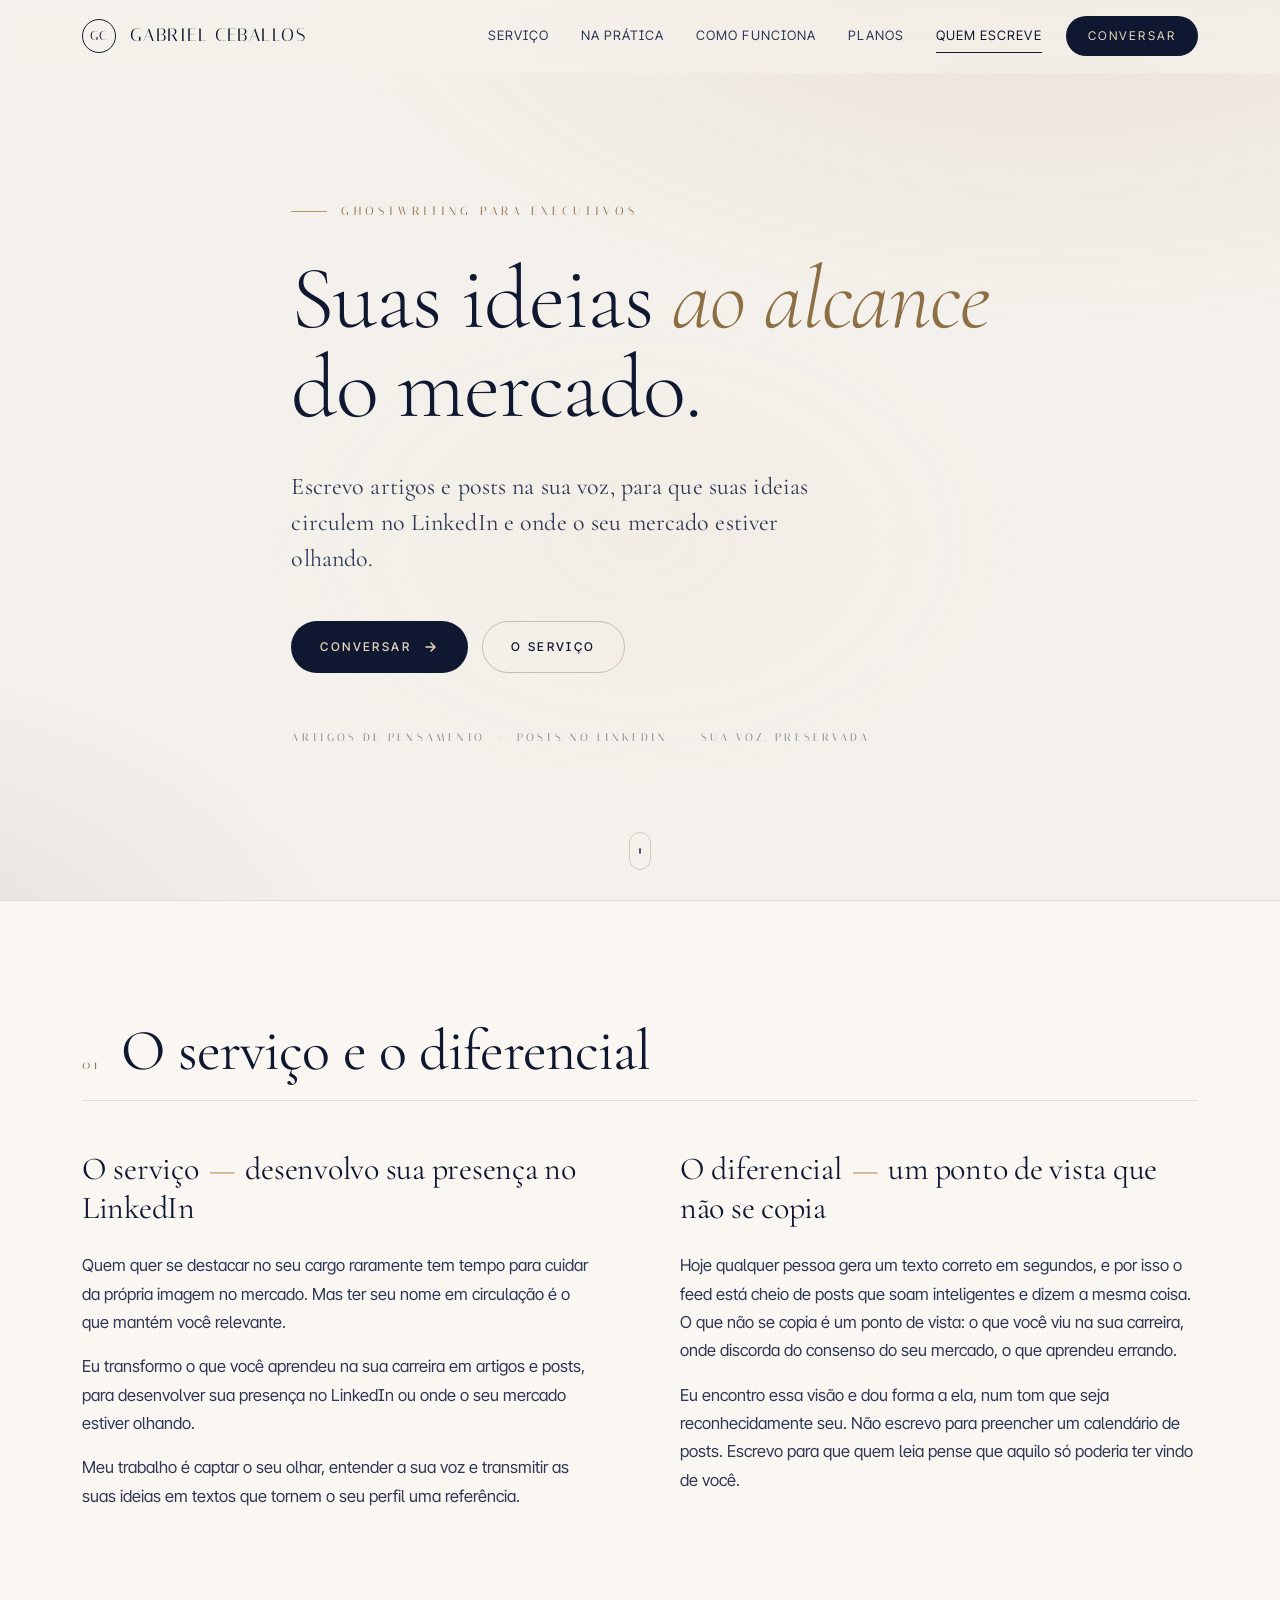
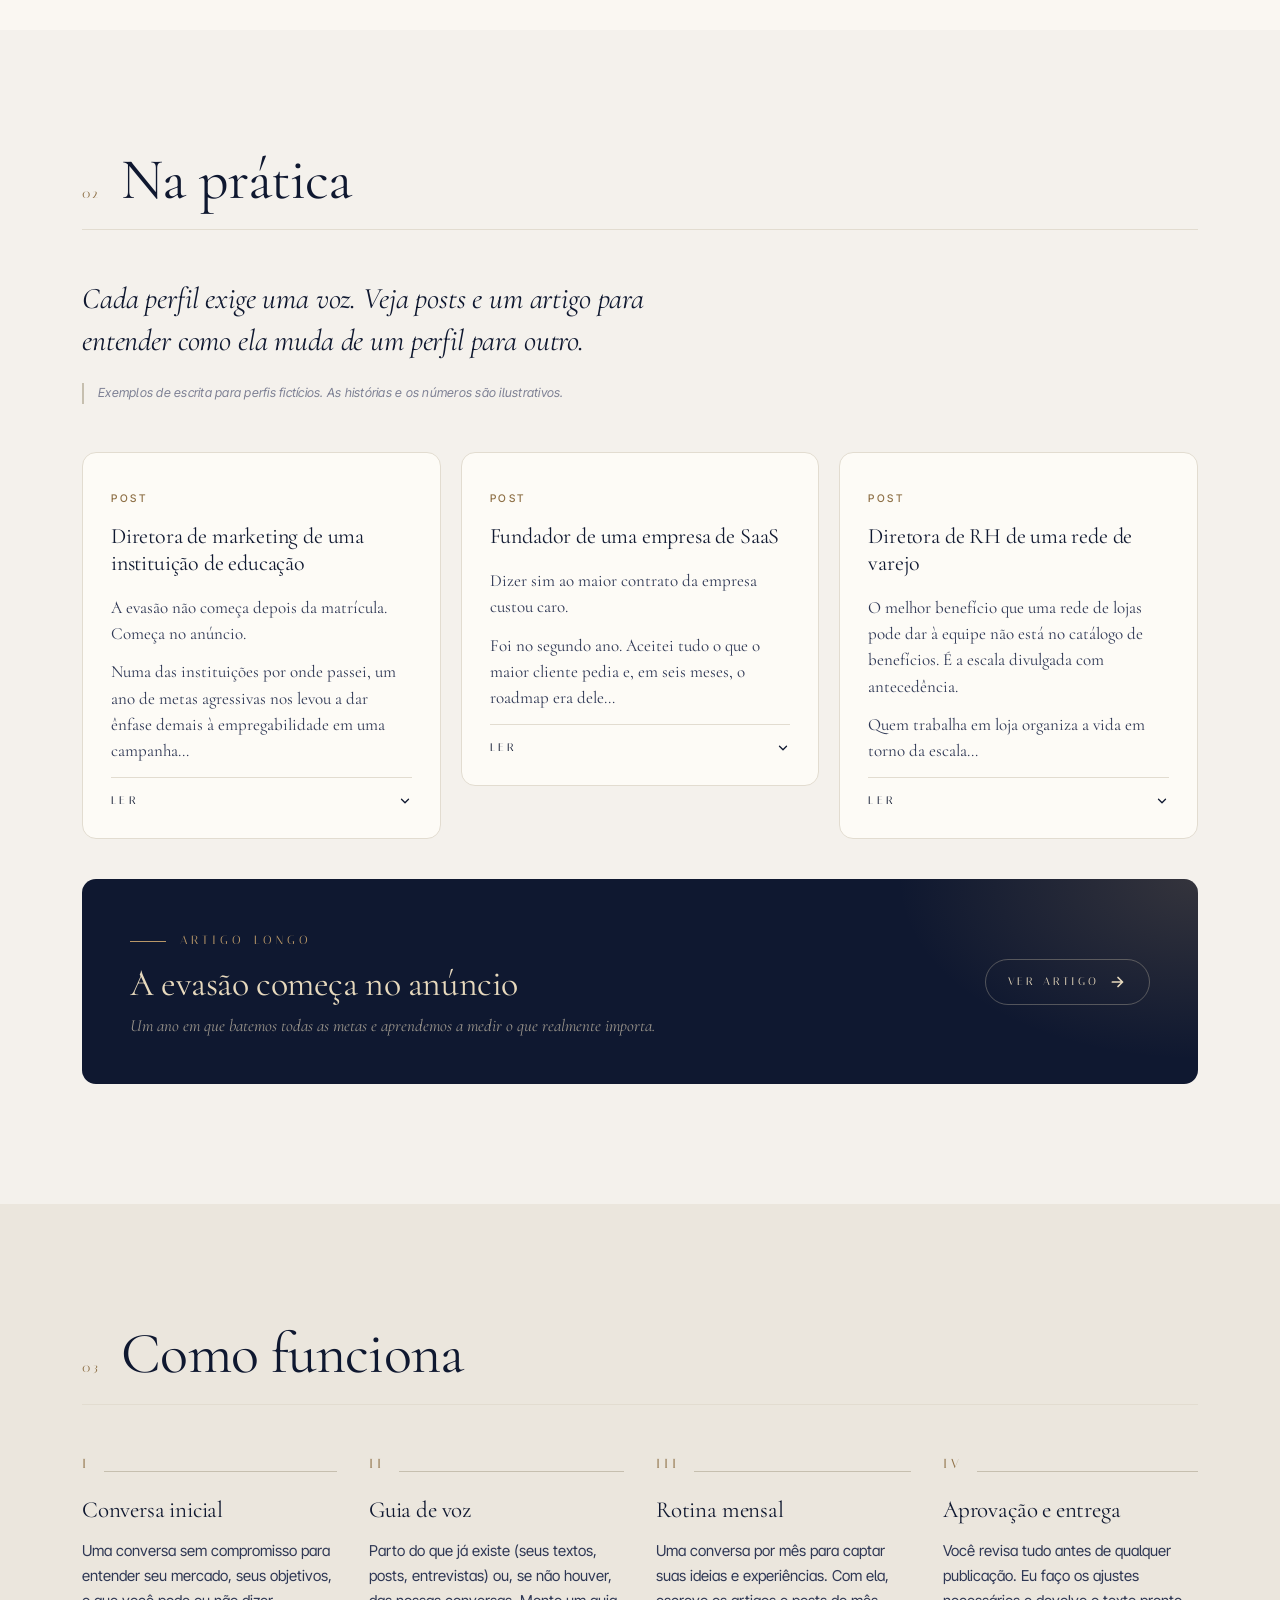
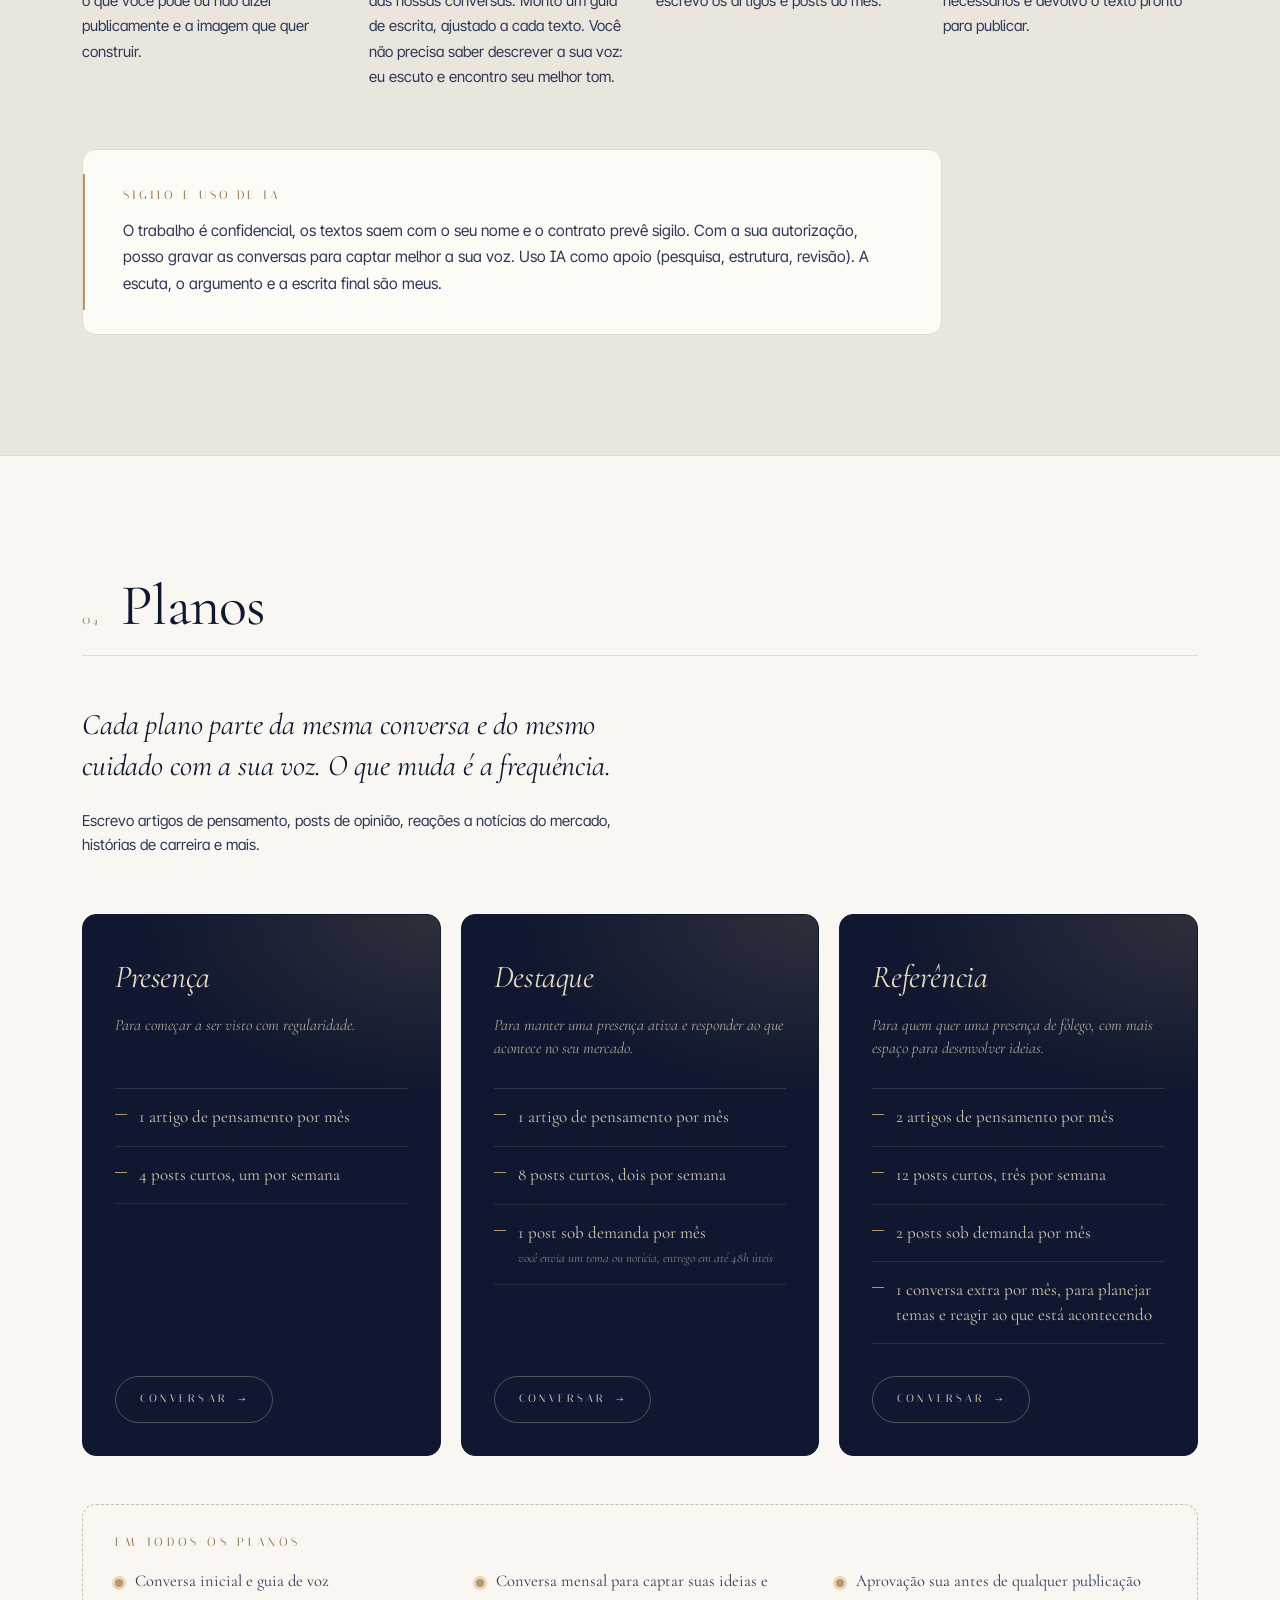
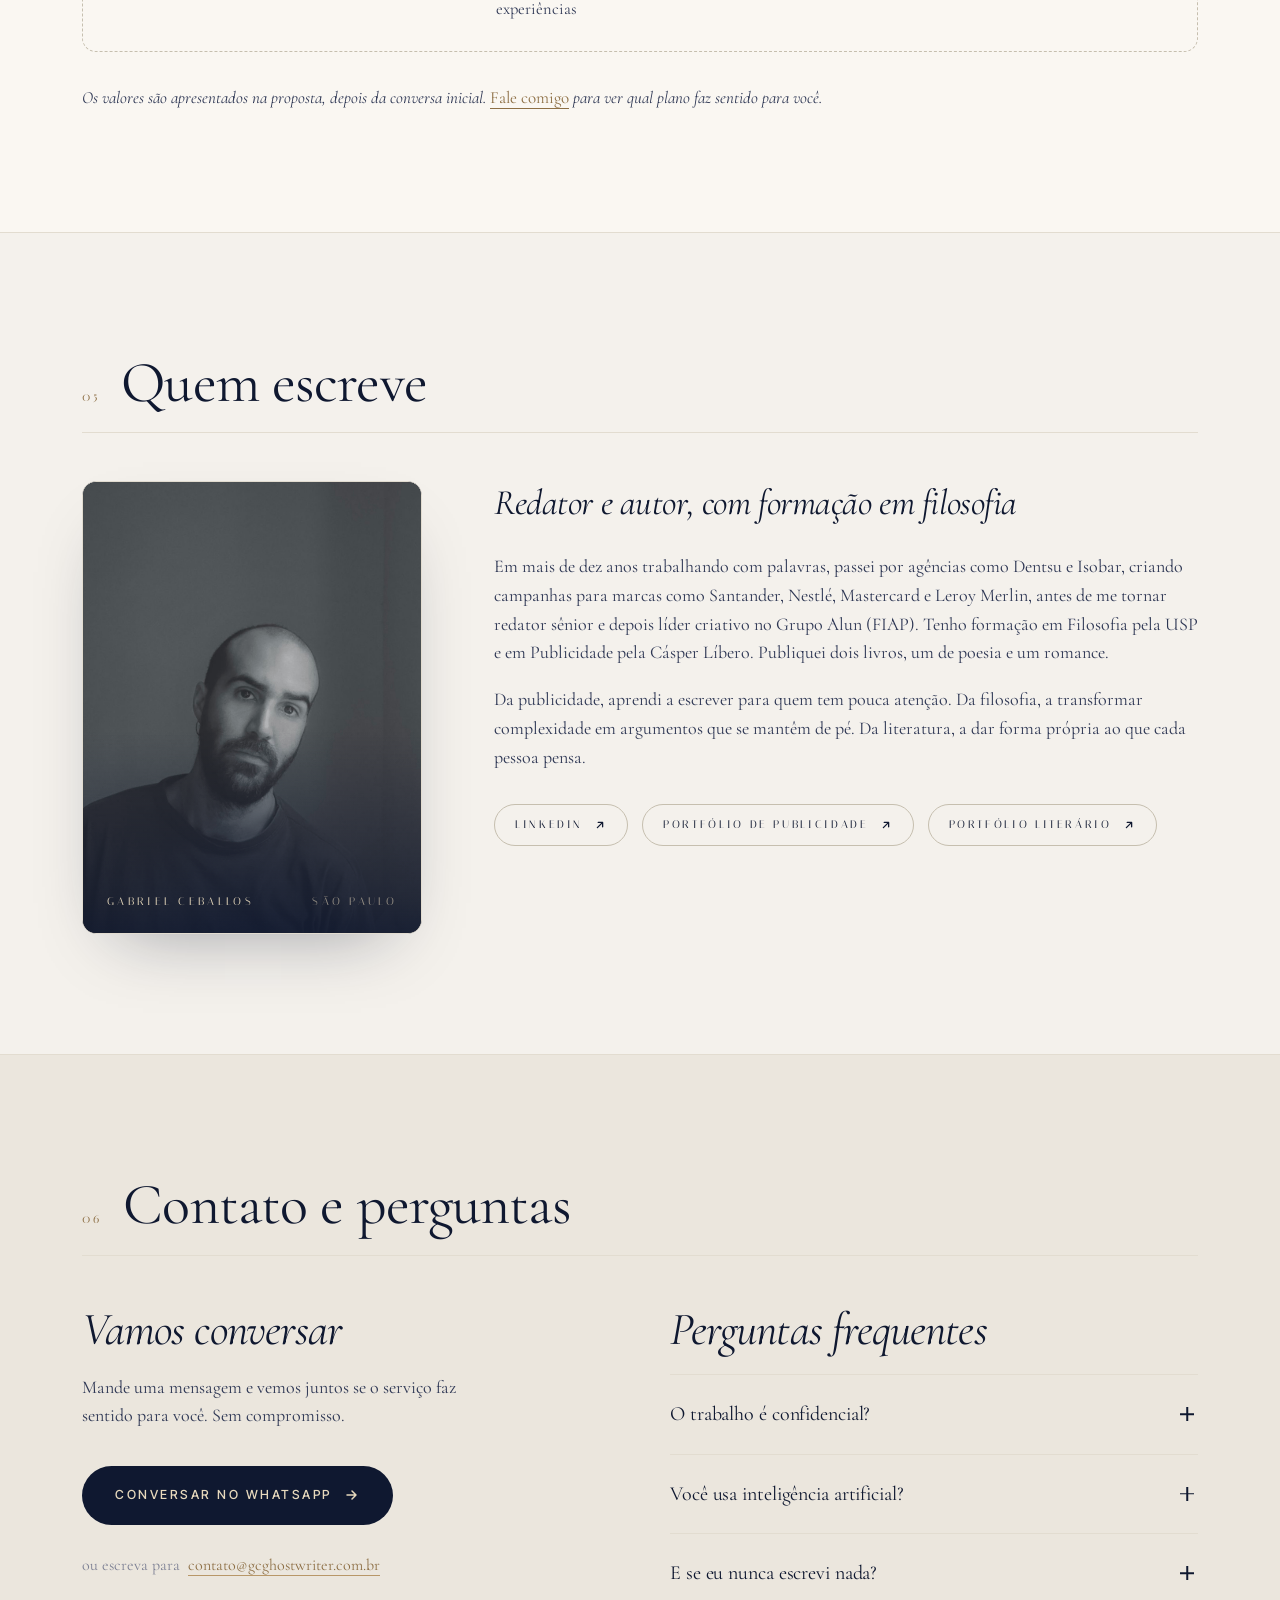
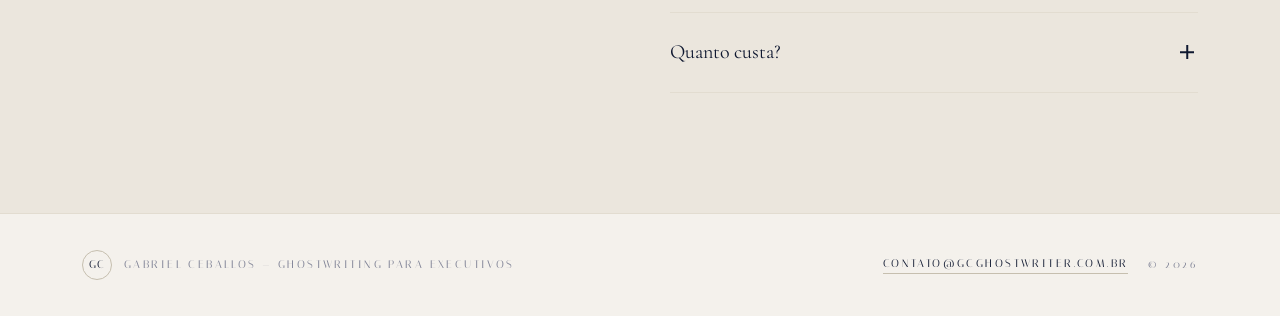
<file: index.html>
<!doctype html>
<html lang="pt-BR">
<head>
  <meta charset="utf-8" />
  <meta name="viewport" content="width=device-width, initial-scale=1" />
  <title>Gabriel Ceballos | Ghostwriting para executivos</title>
  <meta name="description" content="Ghostwriting para executivos. Artigos e posts na sua voz, para que suas ideias circulem no LinkedIn e onde o seu mercado estiver olhando." />
  <meta name="theme-color" content="#f4f1ec" />
  <meta name="color-scheme" content="light" />
  <meta name="supported-color-schemes" content="light" />

  <link rel="preconnect" href="https://fonts.googleapis.com" />
  <link rel="preconnect" href="https://fonts.gstatic.com" crossorigin />
  <link href="https://fonts.googleapis.com/css2?family=Cormorant+Garamond:ital,wght@0,300;0,400;0,500;0,600;1,300;1,400;1,500&family=Italiana&family=Inter+Tight:wght@300;400;500;600&display=swap" rel="stylesheet" />

  <link rel="stylesheet" href="styles.css" />
</head>
<body>
  <a class="skip" href="#inicio">Pular para o conteúdo</a>

  <header class="nav" id="nav" aria-label="Navegação principal">
    <div class="nav__inner">
      <a href="#inicio" class="nav__brand" aria-label="Gabriel Ceballos — início">
        <span class="nav__brand-mark" aria-hidden="true">GC</span>
        <span class="nav__brand-name">Gabriel Ceballos</span>
      </a>
      <nav class="nav__links" aria-label="Seções">
        <a href="#servico">Serviço</a>
        <a href="#na-pratica">Na prática</a>
        <a href="#como-funciona">Como funciona</a>
        <a href="#planos">Planos</a>
        <a href="#quem-escreve">Quem escreve</a>
      </nav>
      <a href="#contato" class="nav__cta">Conversar</a>
      <button class="nav__toggle" aria-label="Abrir menu" aria-expanded="false" aria-controls="mobileMenu">
        <span></span><span></span>
      </button>
    </div>
    <div class="nav__mobile" id="mobileMenu" hidden>
      <a href="#servico">Serviço</a>
      <a href="#na-pratica">Na prática</a>
      <a href="#como-funciona">Como funciona</a>
      <a href="#planos">Planos</a>
      <a href="#quem-escreve">Quem escreve</a>
      <a href="#contato" class="nav__mobile-cta">Conversar</a>
    </div>
  </header>

  <main>
    <!-- HERO -->
    <section id="inicio" class="hero">
      <div class="hero__grain" aria-hidden="true"></div>
      <div class="container hero__inner">
        <p class="eyebrow reveal">Ghostwriting para executivos</p>
        <h1 class="hero__title reveal">
          Suas ideias <em>ao alcance</em><br/>do&nbsp;mercado.
        </h1>
        <p class="hero__lede reveal">
          Escrevo artigos e posts na sua voz, para que suas ideias circulem no LinkedIn
          e onde o seu mercado estiver olhando.
        </p>
        <div class="hero__cta reveal">
          <a href="#contato" class="btn btn--primary">
            Conversar
            <svg width="16" height="16" viewBox="0 0 16 16" aria-hidden="true"><path d="M3 8h9m-4-4 4 4-4 4" stroke="currentColor" stroke-width="1.5" fill="none" stroke-linecap="round" stroke-linejoin="round"/></svg>
          </a>
          <a href="#servico" class="btn btn--ghost">O serviço</a>
        </div>
        <div class="hero__meta reveal">
          <span>Artigos de pensamento</span>
          <span class="dot" aria-hidden="true">·</span>
          <span>Posts no LinkedIn</span>
          <span class="dot" aria-hidden="true">·</span>
          <span>Sua voz, preservada</span>
        </div>
      </div>
      <a href="#servico" class="hero__scroll" aria-label="Rolar para o serviço">
        <span></span>
      </a>
    </section>

    <!-- SERVIÇO -->
    <section id="servico" class="section section--service">
      <div class="container">
        <div class="section__head reveal">
          <span class="section__num">01</span>
          <h2 class="section__title">O serviço e o diferencial</h2>
        </div>

        <div class="service-grid">
          <div class="service-block reveal">
            <h3 class="service-block__title">O serviço<span>—</span>desenvolvo sua presença no LinkedIn</h3>
            <p>Quem quer se destacar no seu cargo raramente tem tempo para cuidar da própria imagem no mercado. Mas ter seu nome em circulação é o que mantém você relevante.</p>
            <p>Eu transformo o que você aprendeu na sua carreira em artigos e posts, para desenvolver sua presença no LinkedIn ou onde o seu mercado estiver olhando.</p>
            <p>Meu trabalho é captar o seu olhar, entender a sua voz e transmitir as suas ideias em textos que tornem o seu perfil uma referência.</p>
          </div>

          <div class="service-block reveal">
            <h3 class="service-block__title">O diferencial<span>—</span>um ponto de vista que não se copia</h3>
            <p>Hoje qualquer pessoa gera um texto correto em segundos, e por isso o feed está cheio de posts que soam inteligentes e dizem a mesma coisa. O que não se copia é um ponto de vista: o que você viu na sua carreira, onde discorda do consenso do seu mercado, o que aprendeu errando.</p>
            <p>Eu encontro essa visão e dou forma a ela, num tom que seja reconhecidamente seu. Não escrevo para preencher um calendário de posts. Escrevo para que quem leia pense que aquilo só poderia ter vindo de você.</p>
          </div>
        </div>
      </div>
    </section>

    <!-- NA PRÁTICA -->
    <section id="na-pratica" class="section section--practice">
      <div class="container">
        <div class="section__head reveal">
          <span class="section__num">02</span>
          <h2 class="section__title">Na prática</h2>
        </div>
        <p class="section__lede reveal">
          Cada perfil exige uma voz. Veja posts e um artigo para entender como ela muda de um perfil para outro.
        </p>
        <p class="disclaimer reveal">
          Exemplos de escrita para perfis fictícios. As histórias e os números são ilustrativos.
        </p>

        <div class="cards">
          <div class="card reveal">
            <div class="card__head">
              <span class="card__tag">Post</span>
              <h3 class="card__title">Diretora de marketing de uma instituição de educação</h3>
            </div>
            <div class="card__excerpt">
              <p>A evasão não começa depois da matrícula. Começa no anúncio.</p>
              <p>Numa das instituições por onde passei, um ano de metas agressivas nos levou a dar ênfase demais à empregabilidade em uma campanha…</p>
            </div>
            <div class="card__full" hidden></div>
            <template class="card__source">
              <p>A evasão não começa depois da matrícula. Começa no anúncio.</p>
              <p>Numa das instituições por onde passei, um ano de metas agressivas nos levou a dar ênfase demais à empregabilidade em uma campanha. Não com números, mas com tom e segmentação. Resultado: batemos todas as metas de captação e perdemos uma parcela relevante dos alunos até o fim do primeiro semestre.</p>
              <p>Medíamos as campanhas por custo por lead, e lead barato parece eficiência. Mas a ênfase que atrai mais gente também pode atrair o público errado: quem esperava algo diferente do que o curso se propõe a entregar. O curso era de altíssima qualidade. Nossa comunicação é que o apresentava a quem buscava outra coisa.</p>
              <p>Desse momento em diante, passamos a medir a campanha pelo aluno que chega ao fim do primeiro semestre, e criamos uma segunda métrica, que revisa a campanha dois anos depois. Usamos esses dados para conversar com a equipe acadêmica e balizar nossas promessas. A evasão caiu.</p>
              <p><em>Quem mede a entrada otimiza a entrada. Quem mede a permanência melhora a instituição.</em></p>
            </template>
            <button class="card__toggle" aria-expanded="false">
              <span class="label label--open">Ler</span>
              <span class="label label--close">Recolher</span>
              <svg width="14" height="14" viewBox="0 0 16 16" aria-hidden="true"><path d="M4 6l4 4 4-4" stroke="currentColor" stroke-width="1.5" fill="none" stroke-linecap="round" stroke-linejoin="round"/></svg>
            </button>
          </div>

          <div class="card reveal">
            <div class="card__head">
              <span class="card__tag">Post</span>
              <h3 class="card__title">Fundador de uma empresa de SaaS</h3>
            </div>
            <div class="card__excerpt">
              <p>Dizer sim ao maior contrato da empresa custou caro.</p>
              <p>Foi no segundo ano. Aceitei tudo o que o maior cliente pedia e, em seis meses, o roadmap era dele…</p>
            </div>
            <div class="card__full" hidden></div>
            <template class="card__source">
              <p>Dizer sim ao maior contrato da empresa custou caro.</p>
              <p>Foi no segundo ano. Aceitei tudo o que o maior cliente pedia e, em seis meses, o roadmap era dele.</p>
              <p>Não foi culpa do cliente. Ele pediu o que qualquer cliente pede. Quem decide o que o produto vira sou eu, e eu tinha deixado de decidir.</p>
              <p>Hoje, minha regra de produto: nenhuma personalização entra se não servir a pelo menos três clientes.</p>
              <p>Quando a resposta é não, explico o motivo, com respeito e sem rodeio. Quem paga mais merece atenção. Não merece o volante.</p>
              <p><em>O cliente grande continua aqui. O produto também.</em></p>
            </template>
            <button class="card__toggle" aria-expanded="false">
              <span class="label label--open">Ler</span>
              <span class="label label--close">Recolher</span>
              <svg width="14" height="14" viewBox="0 0 16 16" aria-hidden="true"><path d="M4 6l4 4 4-4" stroke="currentColor" stroke-width="1.5" fill="none" stroke-linecap="round" stroke-linejoin="round"/></svg>
            </button>
          </div>

          <div class="card reveal">
            <div class="card__head">
              <span class="card__tag">Post</span>
              <h3 class="card__title">Diretora de RH de uma rede de varejo</h3>
            </div>
            <div class="card__excerpt">
              <p>O melhor benefício que uma rede de lojas pode dar à equipe não está no catálogo de benefícios. É a escala divulgada com antecedência.</p>
              <p>Quem trabalha em loja organiza a vida em torno da escala…</p>
            </div>
            <div class="card__full" hidden></div>
            <template class="card__source">
              <p>O melhor benefício que uma rede de lojas pode dar à equipe não está no catálogo de benefícios. É a escala divulgada com antecedência.</p>
              <p>Quem trabalha em loja organiza a vida em torno da escala: a folga que combina com quem cuida dos filhos, a prova da faculdade, a consulta marcada com meses de espera. Quando o turno muda em cima da hora, não muda só um horário. Desmonta o que a pessoa levou semanas para encaixar.</p>
              <p>Numa das nossas lojas, uma vendedora recusou a promoção a subgerente. O cargo novo vinha com escala variável, e ela tinha aula às quartas. Ficamos sem uma boa líder por causa de um calendário.</p>
              <p>Costumamos tratar escala como assunto de operação. Para quem está na loja, é assunto de vida.</p>
              <p><em>Por isso, antes de pensar em um benefício novo ou em mais um treinamento, vale uma pergunta mais simples: com quantos dias de antecedência a equipe sabe qual será o próprio domingo?</em></p>
            </template>
            <button class="card__toggle" aria-expanded="false">
              <span class="label label--open">Ler</span>
              <span class="label label--close">Recolher</span>
              <svg width="14" height="14" viewBox="0 0 16 16" aria-hidden="true"><path d="M4 6l4 4 4-4" stroke="currentColor" stroke-width="1.5" fill="none" stroke-linecap="round" stroke-linejoin="round"/></svg>
            </button>
          </div>
        </div>

        <a class="long-link reveal" href="artigo.html">
          <div>
            <span class="eyebrow">Artigo longo</span>
            <h4>A evasão começa no anúncio</h4>
            <p>Um ano em que batemos todas as metas e aprendemos a medir o que realmente importa.</p>
          </div>
          <span class="long-link__cta">
            Ver artigo
            <svg width="18" height="18" viewBox="0 0 16 16" aria-hidden="true"><path d="M3 8h9m-4-4 4 4-4 4" stroke="currentColor" stroke-width="1.5" fill="none" stroke-linecap="round" stroke-linejoin="round"/></svg>
          </span>
        </a>
      </div>
    </section>

    <!-- COMO FUNCIONA -->
    <section id="como-funciona" class="section section--how">
      <div class="container">
        <div class="section__head reveal">
          <span class="section__num">03</span>
          <h2 class="section__title">Como funciona</h2>
        </div>

        <ol class="steps">
          <li class="step reveal">
            <span class="step__num">i</span>
            <h3>Conversa inicial</h3>
            <p>Uma conversa sem compromisso para entender seu mercado, seus objetivos, o que você pode ou não dizer publicamente e a imagem que quer construir.</p>
          </li>
          <li class="step reveal">
            <span class="step__num">ii</span>
            <h3>Guia de voz</h3>
            <p>Parto do que já existe (seus textos, posts, entrevistas) ou, se não houver, das nossas conversas. Monto um guia de escrita, ajustado a cada texto. Você não precisa saber descrever a sua voz: eu escuto e encontro seu melhor tom.</p>
          </li>
          <li class="step reveal">
            <span class="step__num">iii</span>
            <h3>Rotina mensal</h3>
            <p>Uma conversa por mês para captar suas ideias e experiências. Com ela, escrevo os artigos e posts do mês.</p>
          </li>
          <li class="step reveal">
            <span class="step__num">iv</span>
            <h3>Aprovação e entrega</h3>
            <p>Você revisa tudo antes de qualquer publicação. Eu faço os ajustes necessários e devolvo o texto pronto para publicar.</p>
          </li>
        </ol>

        <aside class="note reveal">
          <h4>Sigilo e uso de IA</h4>
          <p>O trabalho é confidencial, os textos saem com o seu nome e o contrato prevê sigilo. Com a sua autorização, posso gravar as conversas para captar melhor a sua voz. Uso IA como apoio (pesquisa, estrutura, revisão). A escuta, o argumento e a escrita final são meus.</p>
        </aside>
      </div>
    </section>

    <!-- PLANOS -->
    <section id="planos" class="section section--plans">
      <div class="container">
        <div class="section__head reveal">
          <span class="section__num">04</span>
          <h2 class="section__title">Planos</h2>
        </div>
        <p class="section__lede reveal">
          Cada plano parte da mesma conversa e do mesmo cuidado com a sua voz. O que muda é a frequência.
        </p>
        <p class="section__sublede reveal">
          Escrevo artigos de pensamento, posts de opinião, reações a notícias do mercado, histórias de carreira e mais.
        </p>

        <div class="plans">
          <a class="plan reveal" href="#contato" aria-label="Plano Presença — conversar">
            <header>
              <span class="plan__name">Presença</span>
              <p class="plan__desc">Para começar a ser visto com regularidade.</p>
            </header>
            <ul>
              <li>1 artigo de pensamento por mês</li>
              <li>4 posts curtos, um por semana</li>
            </ul>
            <span class="plan__cta" aria-hidden="true">Conversar</span>
          </a>

          <a class="plan reveal" href="#contato" aria-label="Plano Destaque — conversar">
            <header>
              <span class="plan__name">Destaque</span>
              <p class="plan__desc">Para manter uma presença ativa e responder ao que acontece no seu mercado.</p>
            </header>
            <ul>
              <li>1 artigo de pensamento por mês</li>
              <li>8 posts curtos, dois por semana</li>
              <li>1 post sob demanda por mês<br/><span>você envia um tema ou notícia, entrego em até 48h úteis</span></li>
            </ul>
            <span class="plan__cta" aria-hidden="true">Conversar</span>
          </a>

          <a class="plan reveal" href="#contato" aria-label="Plano Referência — conversar">
            <header>
              <span class="plan__name">Referência</span>
              <p class="plan__desc">Para quem quer uma presença de fôlego, com mais espaço para desenvolver ideias.</p>
            </header>
            <ul>
              <li>2 artigos de pensamento por mês</li>
              <li>12 posts curtos, três por semana</li>
              <li>2 posts sob demanda por mês</li>
              <li>1 conversa extra por mês, para planejar temas e reagir ao que está acontecendo</li>
            </ul>
            <span class="plan__cta" aria-hidden="true">Conversar</span>
          </a>
        </div>

        <div class="plans__includes reveal">
          <h4>Em todos os planos</h4>
          <ul>
            <li>Conversa inicial e guia de voz</li>
            <li>Conversa mensal para captar suas ideias e experiências</li>
            <li>Aprovação sua antes de qualquer publicação</li>
          </ul>
        </div>

        <p class="plans__note reveal">
          Os valores são apresentados na proposta, depois da conversa inicial.
          <a href="#contato">Fale comigo</a> para ver qual plano faz sentido para você.
        </p>
      </div>
    </section>

    <!-- QUEM ESCREVE -->
    <section id="quem-escreve" class="section section--about">
      <div class="container">
        <div class="section__head reveal">
          <span class="section__num">05</span>
          <h2 class="section__title">Quem escreve</h2>
        </div>

        <div class="about">
          <figure class="about__portrait reveal">
            <img src="gabriel-ceballos.jpg" alt="Gabriel Ceballos" class="about__photo" />
            <figcaption class="about__caption"><span>Gabriel Ceballos</span></figcaption>
          </figure>

          <div class="about__text reveal">
            <h3>Redator e autor, com formação em filosofia</h3>
            <p>Em mais de dez anos trabalhando com palavras, passei por agências como Dentsu e Isobar, criando campanhas para marcas como Santander, Nestlé, Mastercard e Leroy Merlin, antes de me tornar redator sênior e depois líder criativo no Grupo Alun (FIAP). Tenho formação em Filosofia pela USP e em Publicidade pela Cásper Líbero. Publiquei dois livros, um de poesia e um romance.</p>
            <p>Da publicidade, aprendi a escrever para quem tem pouca atenção. Da filosofia, a transformar complexidade em argumentos que se mantêm de pé. Da literatura, a dar forma própria ao que cada pessoa pensa.</p>

            <ul class="about__links">
              <li>
                <a href="https://www.linkedin.com/" target="_blank" rel="noopener">
                  <span>LinkedIn</span>
                  <svg width="14" height="14" viewBox="0 0 16 16" aria-hidden="true"><path d="M5 11 11 5m0 0H6m5 0v5" stroke="currentColor" stroke-width="1.5" fill="none" stroke-linecap="round" stroke-linejoin="round"/></svg>
                </a>
              </li>
              <li>
                <a href="https://www.sceballos.xyz" target="_blank" rel="noopener">
                  <span>Portfólio de publicidade</span>
                  <svg width="14" height="14" viewBox="0 0 16 16" aria-hidden="true"><path d="M5 11 11 5m0 0H6m5 0v5" stroke="currentColor" stroke-width="1.5" fill="none" stroke-linecap="round" stroke-linejoin="round"/></svg>
                </a>
              </li>
              <li>
                <a href="https://strokaceballos-site.vercel.app" target="_blank" rel="noopener">
                  <span>Portfólio literário</span>
                  <svg width="14" height="14" viewBox="0 0 16 16" aria-hidden="true"><path d="M5 11 11 5m0 0H6m5 0v5" stroke="currentColor" stroke-width="1.5" fill="none" stroke-linecap="round" stroke-linejoin="round"/></svg>
                </a>
              </li>
            </ul>
          </div>
        </div>
      </div>
    </section>

    <!-- CONTATO -->
    <section id="contato" class="section section--contact">
      <div class="container">
        <div class="section__head reveal">
          <span class="section__num">06</span>
          <h2 class="section__title">Contato e perguntas</h2>
        </div>

        <div class="contact">
          <div class="contact__left reveal">
            <h3>Vamos conversar</h3>
            <p>Mande uma mensagem e vemos juntos se o serviço faz sentido para você. Sem compromisso.</p>

            <a class="btn btn--primary btn--large" href="https://wa.me/5511944681931?text=Ol%C3%A1%2C%20vi%20o%20seu%20site%20e%20gostaria%20de%20conversar%20sobre%20ghostwriting." target="_blank" rel="noopener">
              Conversar no WhatsApp
              <svg width="16" height="16" viewBox="0 0 16 16" aria-hidden="true"><path d="M3 8h9m-4-4 4 4-4 4" stroke="currentColor" stroke-width="1.5" fill="none" stroke-linecap="round" stroke-linejoin="round"/></svg>
            </a>

            <p class="contact__email">
              ou escreva para
              <a href="mailto:contato@gcghostwriter.com.br">contato@gcghostwriter.com.br</a>
            </p>
          </div>

          <div class="contact__right reveal">
            <h3>Perguntas frequentes</h3>
            <div class="faq">
              <details>
                <summary>O trabalho é confidencial?<span class="faq__icn" aria-hidden="true"></span></summary>
                <p>Sim. Os textos saem com o seu nome, e o contrato prevê sigilo sobre a nossa colaboração.</p>
              </details>
              <details>
                <summary>Você usa inteligência artificial?<span class="faq__icn" aria-hidden="true"></span></summary>
                <p>Uso como apoio, para pesquisa, estrutura e revisão. A escuta, o argumento e a escrita final são meus.</p>
              </details>
              <details>
                <summary>E se eu nunca escrevi nada?<span class="faq__icn" aria-hidden="true"></span></summary>
                <p>Não é um problema. Se não houver material seu, parto das nossas conversas, e o guia de voz vai se refinando a cada texto.</p>
              </details>
              <details>
                <summary>Quanto custa?<span class="faq__icn" aria-hidden="true"></span></summary>
                <p>Os valores dependem do plano e são apresentados na proposta, depois da conversa inicial.</p>
              </details>
            </div>
          </div>
        </div>
      </div>
    </section>
  </main>

  <footer class="footer">
    <div class="container footer__inner">
      <div class="footer__brand">
        <span class="footer__mark">GC</span>
        <span>Gabriel Ceballos — Ghostwriting para executivos</span>
      </div>
      <div class="footer__meta">
        <a href="mailto:contato@gcghostwriter.com.br">contato@gcghostwriter.com.br</a>
        <span>© <span id="year">2026</span></span>
      </div>
    </div>
  </footer>

  <script src="script.js"></script>
</body>
</html>
</file>
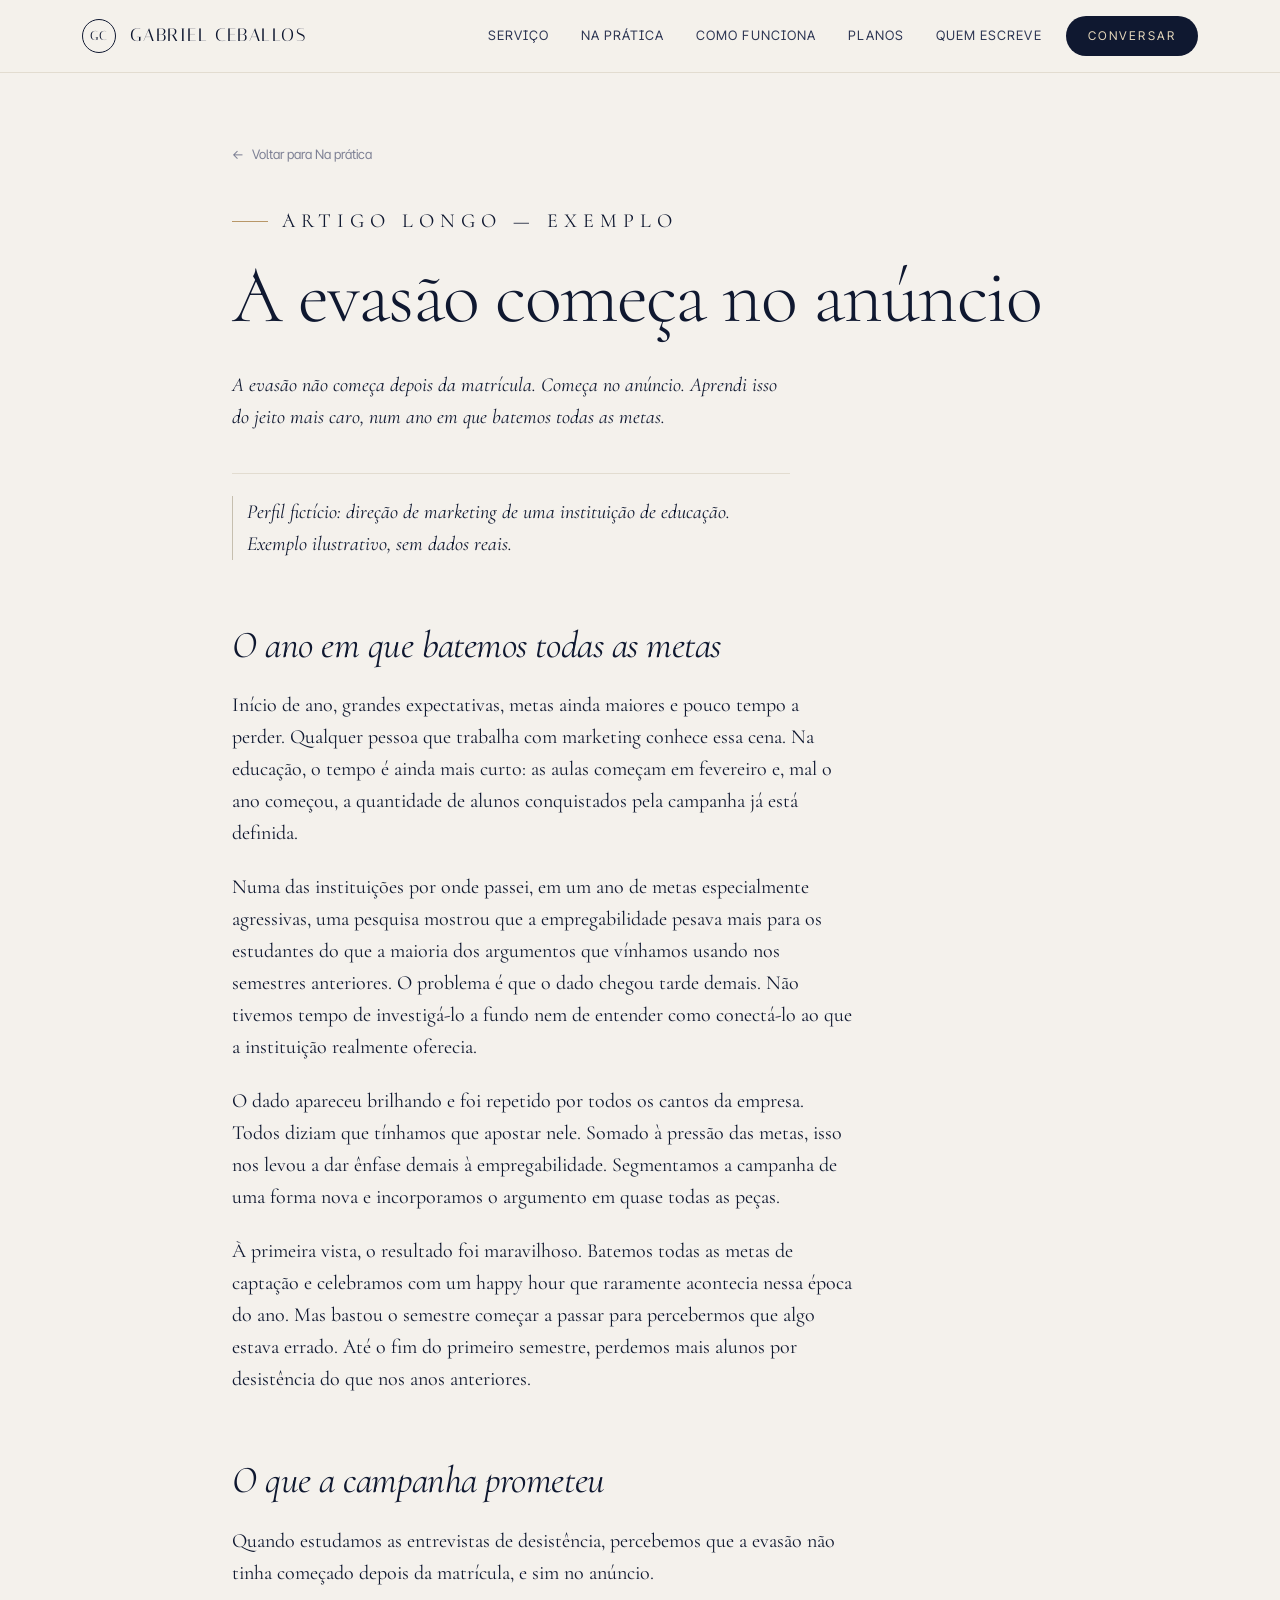
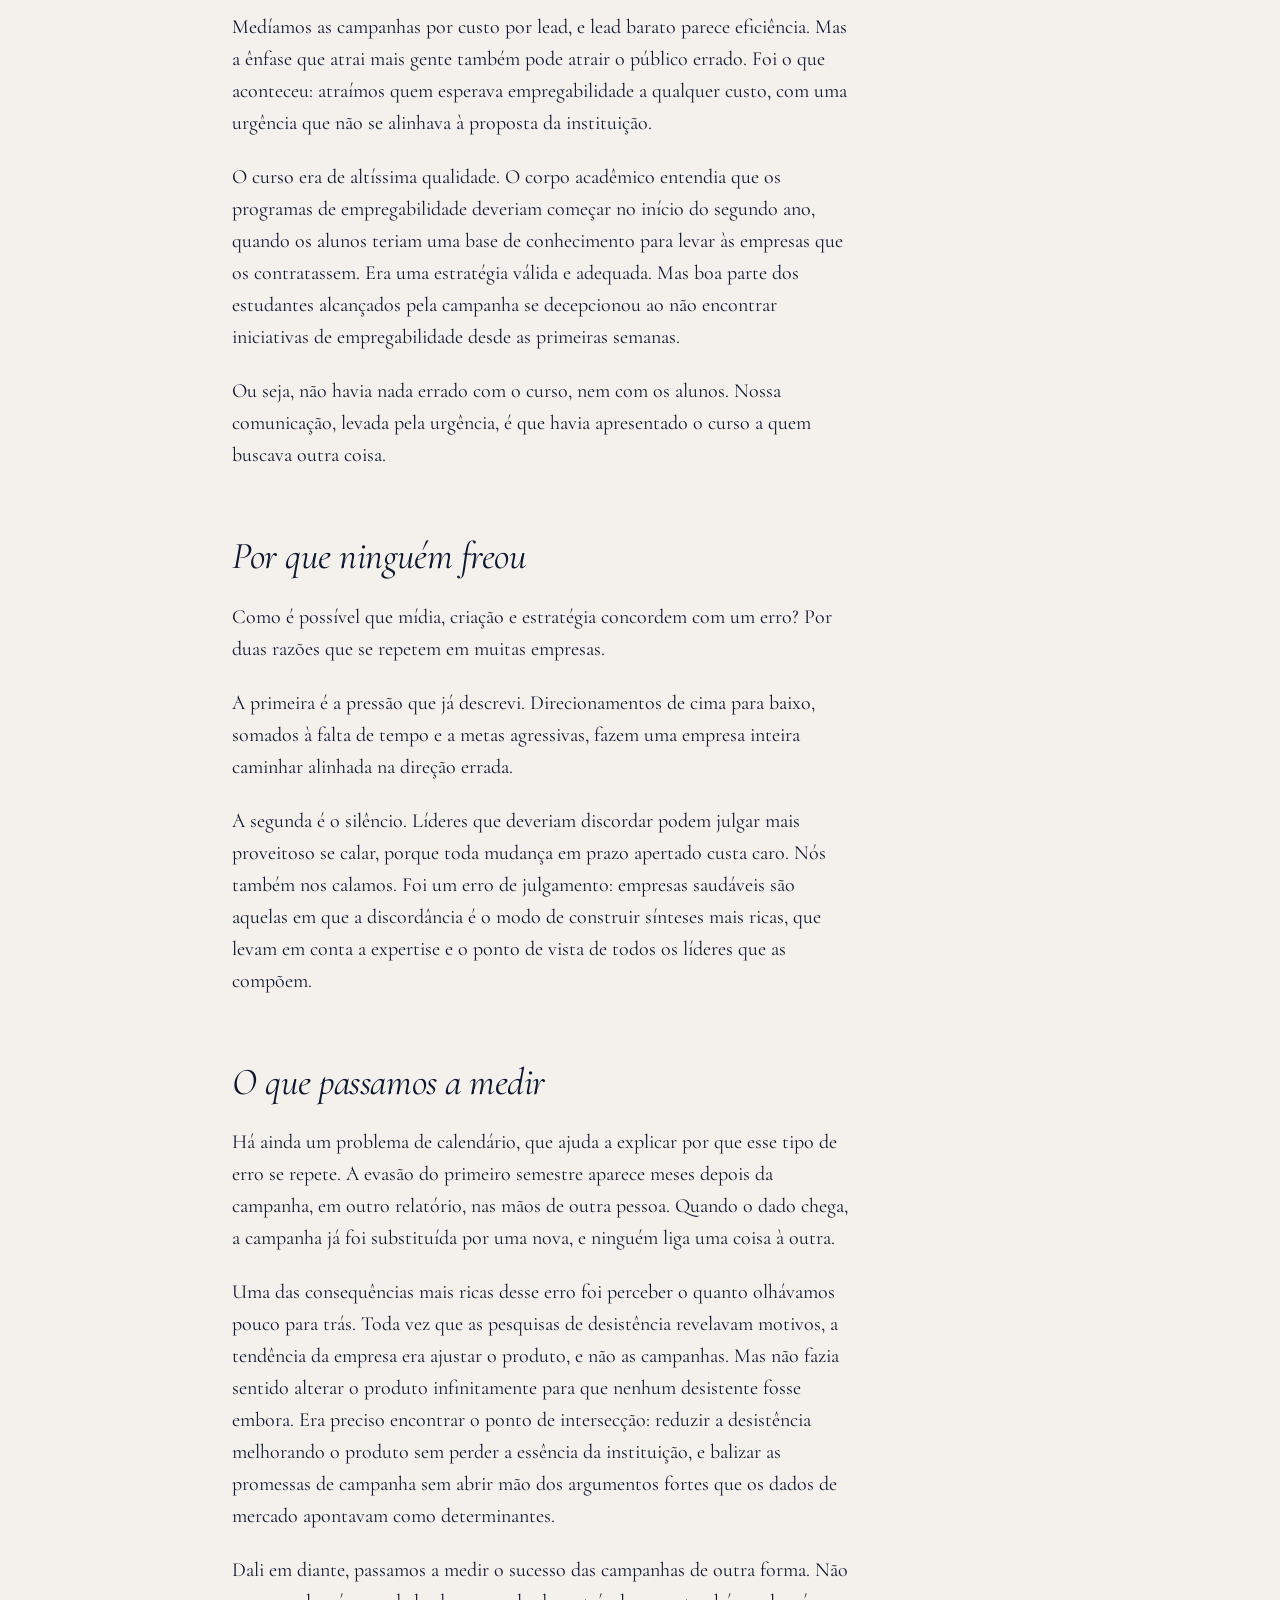
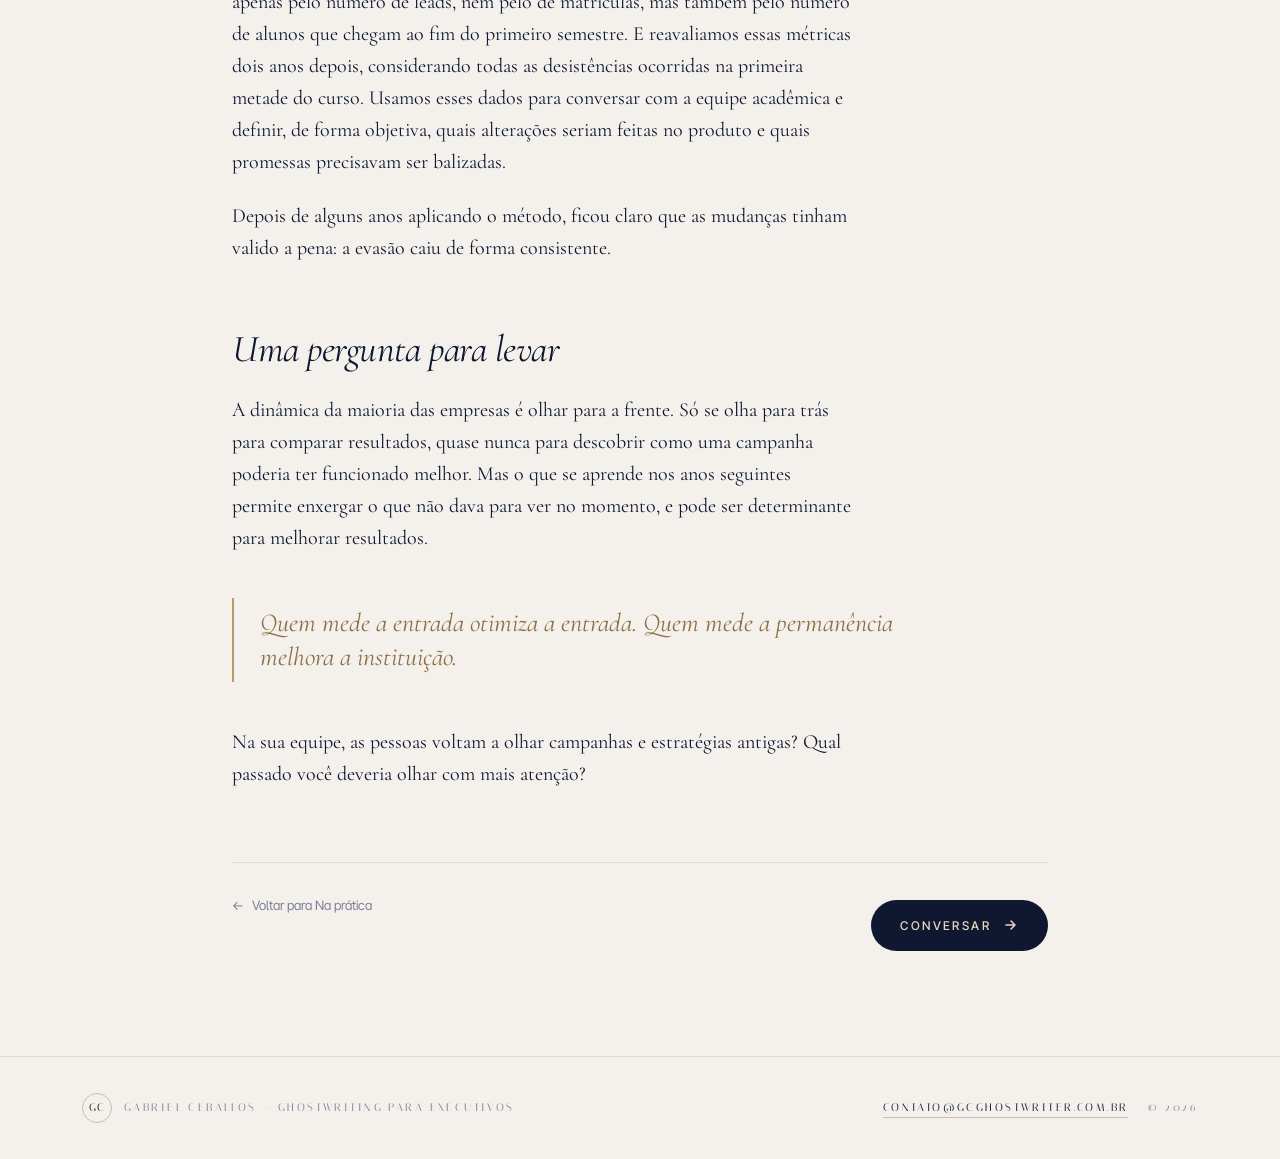
<file: artigo.html>
<!doctype html>
<html lang="pt-BR">
<head>
  <meta charset="utf-8" />
  <meta name="viewport" content="width=device-width, initial-scale=1" />
  <title>A evasão começa no anúncio | Gabriel Ceballos — Ghostwriting para executivos</title>
  <meta name="description" content="Exemplo de artigo longo escrito em ghostwriting para uma diretora de marketing em educação." />
  <meta name="theme-color" content="#f4f1ec" />
  <meta name="color-scheme" content="light" />
  <meta name="supported-color-schemes" content="light" />
  <link rel="preconnect" href="https://fonts.googleapis.com" />
  <link rel="preconnect" href="https://fonts.gstatic.com" crossorigin />
  <link href="https://fonts.googleapis.com/css2?family=Cormorant+Garamond:ital,wght@0,300;0,400;0,500;0,600;1,300;1,400;1,500&family=Italiana&family=Inter+Tight:wght@300;400;500;600&display=swap" rel="stylesheet" />
  <link rel="stylesheet" href="styles.css" />
</head>
<body>
  <header class="nav is-scrolled" id="nav">
    <div class="nav__inner">
      <a href="index.html" class="nav__brand">
        <span class="nav__brand-mark" aria-hidden="true">GC</span>
        <span class="nav__brand-name">Gabriel Ceballos</span>
      </a>
      <nav class="nav__links" aria-label="Seções">
        <a href="index.html#servico">Serviço</a>
        <a href="index.html#na-pratica">Na prática</a>
        <a href="index.html#como-funciona">Como funciona</a>
        <a href="index.html#planos">Planos</a>
        <a href="index.html#quem-escreve">Quem escreve</a>
      </nav>
      <a href="index.html#contato" class="nav__cta">Conversar</a>
    </div>
  </header>

  <main>
    <article class="article container">
      <a href="index.html#na-pratica" class="article__back">Voltar para Na prática</a>

      <p class="article__meta">Artigo longo — exemplo</p>
      <h1>A evasão começa no anúncio</h1>
      <p class="article__standfirst">
        A evasão não começa depois da matrícula. Começa no anúncio. Aprendi isso do jeito mais caro,
        num ano em que batemos todas as metas.
      </p>
      <p class="article__disclaimer">
        Perfil fictício: direção de marketing de uma instituição de educação. Exemplo ilustrativo, sem dados reais.
      </p>

      <h2>O ano em que batemos todas as metas</h2>
      <p>Início de ano, grandes expectativas, metas ainda maiores e pouco tempo a perder. Qualquer pessoa que trabalha com marketing conhece essa cena. Na educação, o tempo é ainda mais curto: as aulas começam em fevereiro e, mal o ano começou, a quantidade de alunos conquistados pela campanha já está definida.</p>
      <p>Numa das instituições por onde passei, em um ano de metas especialmente agressivas, uma pesquisa mostrou que a empregabilidade pesava mais para os estudantes do que a maioria dos argumentos que vínhamos usando nos semestres anteriores. O problema é que o dado chegou tarde demais. Não tivemos tempo de investigá-lo a fundo nem de entender como conectá-lo ao que a instituição realmente oferecia.</p>
      <p>O dado apareceu brilhando e foi repetido por todos os cantos da empresa. Todos diziam que tínhamos que apostar nele. Somado à pressão das metas, isso nos levou a dar ênfase demais à empregabilidade. Segmentamos a campanha de uma forma nova e incorporamos o argumento em quase todas as peças.</p>
      <p>À primeira vista, o resultado foi maravilhoso. Batemos todas as metas de captação e celebramos com um happy hour que raramente acontecia nessa época do ano. Mas bastou o semestre começar a passar para percebermos que algo estava errado. Até o fim do primeiro semestre, perdemos mais alunos por desistência do que nos anos anteriores.</p>

      <h2>O que a campanha prometeu</h2>
      <p>Quando estudamos as entrevistas de desistência, percebemos que a evasão não tinha começado depois da matrícula, e sim no anúncio.</p>
      <p>Medíamos as campanhas por custo por lead, e lead barato parece eficiência. Mas a ênfase que atrai mais gente também pode atrair o público errado. Foi o que aconteceu: atraímos quem esperava empregabilidade a qualquer custo, com uma urgência que não se alinhava à proposta da instituição.</p>
      <p>O curso era de altíssima qualidade. O corpo acadêmico entendia que os programas de empregabilidade deveriam começar no início do segundo ano, quando os alunos teriam uma base de conhecimento para levar às empresas que os contratassem. Era uma estratégia válida e adequada. Mas boa parte dos estudantes alcançados pela campanha se decepcionou ao não encontrar iniciativas de empregabilidade desde as primeiras semanas.</p>
      <p>Ou seja, não havia nada errado com o curso, nem com os alunos. Nossa comunicação, levada pela urgência, é que havia apresentado o curso a quem buscava outra coisa.</p>

      <h2>Por que ninguém freou</h2>
      <p>Como é possível que mídia, criação e estratégia concordem com um erro? Por duas razões que se repetem em muitas empresas.</p>
      <p>A primeira é a pressão que já descrevi. Direcionamentos de cima para baixo, somados à falta de tempo e a metas agressivas, fazem uma empresa inteira caminhar alinhada na direção errada.</p>
      <p>A segunda é o silêncio. Líderes que deveriam discordar podem julgar mais proveitoso se calar, porque toda mudança em prazo apertado custa caro. Nós também nos calamos. Foi um erro de julgamento: empresas saudáveis são aquelas em que a discordância é o modo de construir sínteses mais ricas, que levam em conta a expertise e o ponto de vista de todos os líderes que as compõem.</p>

      <h2>O que passamos a medir</h2>
      <p>Há ainda um problema de calendário, que ajuda a explicar por que esse tipo de erro se repete. A evasão do primeiro semestre aparece meses depois da campanha, em outro relatório, nas mãos de outra pessoa. Quando o dado chega, a campanha já foi substituída por uma nova, e ninguém liga uma coisa à outra.</p>
      <p>Uma das consequências mais ricas desse erro foi perceber o quanto olhávamos pouco para trás. Toda vez que as pesquisas de desistência revelavam motivos, a tendência da empresa era ajustar o produto, e não as campanhas. Mas não fazia sentido alterar o produto infinitamente para que nenhum desistente fosse embora. Era preciso encontrar o ponto de intersecção: reduzir a desistência melhorando o produto sem perder a essência da instituição, e balizar as promessas de campanha sem abrir mão dos argumentos fortes que os dados de mercado apontavam como determinantes.</p>
      <p>Dali em diante, passamos a medir o sucesso das campanhas de outra forma. Não apenas pelo número de leads, nem pelo de matrículas, mas também pelo número de alunos que chegam ao fim do primeiro semestre. E reavaliamos essas métricas dois anos depois, considerando todas as desistências ocorridas na primeira metade do curso. Usamos esses dados para conversar com a equipe acadêmica e definir, de forma objetiva, quais alterações seriam feitas no produto e quais promessas precisavam ser balizadas.</p>
      <p>Depois de alguns anos aplicando o método, ficou claro que as mudanças tinham valido a pena: a evasão caiu de forma consistente.</p>

      <h2>Uma pergunta para levar</h2>
      <p>A dinâmica da maioria das empresas é olhar para a frente. Só se olha para trás para comparar resultados, quase nunca para descobrir como uma campanha poderia ter funcionado melhor. Mas o que se aprende nos anos seguintes permite enxergar o que não dava para ver no momento, e pode ser determinante para melhorar resultados.</p>
      <p class="pull">Quem mede a entrada otimiza a entrada. Quem mede a permanência melhora a instituição.</p>
      <p>Na sua equipe, as pessoas voltam a olhar campanhas e estratégias antigas? Qual passado você deveria olhar com mais atenção?</p>

      <div class="article__footer">
        <a href="index.html#na-pratica" class="article__back">Voltar para Na prática</a>
        <a href="index.html#contato" class="btn btn--primary">
          Conversar
          <svg width="16" height="16" viewBox="0 0 16 16" aria-hidden="true"><path d="M3 8h9m-4-4 4 4-4 4" stroke="currentColor" stroke-width="1.5" fill="none" stroke-linecap="round" stroke-linejoin="round"/></svg>
        </a>
      </div>
    </article>
  </main>

  <footer class="footer">
    <div class="container footer__inner">
      <div class="footer__brand">
        <span class="footer__mark">GC</span>
        <span>Gabriel Ceballos — Ghostwriting para executivos</span>
      </div>
      <div class="footer__meta">
        <a href="mailto:contato@gcghostwriter.com.br">contato@gcghostwriter.com.br</a>
        <span>© <span id="year">2026</span></span>
      </div>
    </div>
  </footer>
  <script>document.getElementById('year').textContent = new Date().getFullYear();</script>
</body>
</html>
</file>
<file: styles.css>
/* ====================================================================
   Gabriel Ceballos — Ghostwriting para executivos
   Design: boutique haute-couture. Alabastro frio, midnight azul-noite,
   acento champagne. Tipografia Cormorant + Italiana + Inter Tight.
   ==================================================================== */

:root {
  color-scheme: light;
  --bg: #f4f1ec;            /* alabastro quente, sofisticado */
  --bg-elev: #faf7f2;        /* creme claríssimo */
  --bg-deep: #ebe6dd;        /* taupe pálido */
  --ink: #0f1830;            /* midnight navy — tinta principal */
  --ink-soft: #2e3754;       /* indigo apagado */
  --ink-mute: #7d8094;       /* lavanda cinza */
  --line: #e2dcd0;
  --line-strong: #c6bfaf;
  --accent: #b89768;         /* champagne / ouro velho */
  --accent-ink: #8d6f45;     /* champagne escuro, p/ texto */
  --accent-soft: #e7d9bd;    /* champagne pálido */
  --paper: #fdfbf6;

  --serif: "Cormorant Garamond", "Cormorant", "EB Garamond", Georgia, serif;
  --display: "Italiana", "Cormorant Garamond", Georgia, serif;
  --sans: "Inter Tight", "Inter", -apple-system, BlinkMacSystemFont, "Segoe UI", Helvetica, Arial, sans-serif;

  --radius: 14px;
  --radius-sm: 8px;

  --ease: cubic-bezier(.2,.7,.2,1);
  --dur: .5s;

  --maxw: 1180px;
  --maxw-narrow: 880px;
}

* { box-sizing: border-box; }

html { scroll-behavior: smooth; }
@media (prefers-reduced-motion: reduce) {
  html { scroll-behavior: auto; }
  *, *::before, *::after { animation-duration: 0s !important; transition: none !important; }
}

body {
  margin: 0;
  background: var(--bg);
  color: var(--ink);
  font-family: var(--sans);
  font-size: 16.5px;
  line-height: 1.65;
  -webkit-font-smoothing: antialiased;
  text-rendering: optimizeLegibility;
  overflow-x: hidden;
  font-feature-settings: "ss01", "ss02", "cv11";
}

::selection { background: var(--ink); color: var(--accent-soft); }

a { color: inherit; text-decoration: none; }

.skip {
  position: absolute;
  left: -9999px;
  top: 0;
  padding: 10px 16px;
  background: var(--ink);
  color: var(--bg);
  z-index: 9999;
}
.skip:focus { left: 10px; top: 10px; }

.container {
  max-width: var(--maxw);
  margin: 0 auto;
  padding: 0 32px;
}
@media (max-width: 720px) {
  .container { padding: 0 22px; }
}

/* ---------- NAV ---------- */
.nav {
  position: fixed;
  top: 0; left: 0; right: 0;
  z-index: 50;
  background: rgba(244, 241, 236, .72);
  backdrop-filter: saturate(140%) blur(14px);
  -webkit-backdrop-filter: saturate(140%) blur(14px);
  border-bottom: 1px solid transparent;
  transition: border-color var(--dur) var(--ease), background var(--dur) var(--ease);
}
.nav.is-scrolled {
  border-bottom-color: var(--line);
  background: rgba(244, 241, 236, .9);
}
.nav__inner {
  max-width: var(--maxw);
  margin: 0 auto;
  padding: 16px 32px;
  display: flex;
  align-items: center;
  gap: 24px;
}
@media (max-width: 720px) { .nav__inner { padding: 14px 22px; } }

.nav__brand { display: inline-flex; align-items: center; gap: 14px; font-family: var(--display); font-weight: 400; }
.nav__brand-mark {
  width: 34px; height: 34px;
  display: inline-grid; place-items: center;
  border: 1px solid var(--ink);
  border-radius: 50%;
  font-family: var(--display);
  font-size: 13px;
  letter-spacing: .06em;
  color: var(--ink);
}
.nav__brand-name {
  font-family: var(--display);
  font-size: 18px;
  letter-spacing: .08em;
  text-transform: uppercase;
}

.nav__links {
  margin-left: auto;
  display: flex;
  gap: 32px;
  font-size: 13px;
  letter-spacing: .08em;
  text-transform: uppercase;
  color: var(--ink-soft);
}
.nav__links a { position: relative; padding: 4px 0; transition: color .2s; }
.nav__links a::after {
  content: "";
  position: absolute;
  left: 0; bottom: -2px;
  width: 100%; height: 1px;
  background: currentColor;
  transform-origin: left;
  transform: scaleX(0);
  transition: transform .4s var(--ease);
}
.nav__links a:hover { color: var(--ink); }
.nav__links a:hover::after,
.nav__links a.is-active::after { transform: scaleX(1); }
.nav__links a.is-active { color: var(--ink); }

.nav__cta {
  font-size: 12px;
  padding: 10px 22px;
  border-radius: 999px;
  background: var(--ink);
  color: var(--accent-soft);
  letter-spacing: .18em;
  text-transform: uppercase;
  transition: transform .25s var(--ease), background .25s var(--ease), color .25s var(--ease);
}
.nav__cta:hover { background: var(--accent-ink); color: #fff; transform: translateY(-1px); }

.nav__toggle {
  display: none;
  background: transparent;
  border: 0;
  width: 36px; height: 36px;
  position: relative;
  cursor: pointer;
}
.nav__toggle span {
  position: absolute;
  left: 8px; right: 8px;
  height: 1.5px;
  background: var(--ink);
  transition: transform .3s var(--ease), opacity .2s;
}
.nav__toggle span:first-child { top: 14px; }
.nav__toggle span:last-child { top: 20px; }
.nav__toggle[aria-expanded="true"] span:first-child { transform: translateY(3px) rotate(45deg); }
.nav__toggle[aria-expanded="true"] span:last-child { transform: translateY(-3px) rotate(-45deg); }

.nav__mobile {
  display: none;
  padding: 10px 22px 22px;
  border-top: 1px solid var(--line);
  gap: 2px;
  flex-direction: column;
}
.nav__mobile a {
  padding: 16px 4px;
  font-family: var(--serif);
  font-weight: 400;
  font-size: 24px;
  letter-spacing: .01em;
  border-bottom: 1px solid var(--line);
}
.nav__mobile a:last-child { border-bottom: 0; }
.nav__mobile-cta {
  margin-top: 10px;
  text-align: center;
  background: var(--ink);
  color: var(--bg);
  border-radius: 999px;
  padding: 14px !important;
  font-family: var(--sans) !important;
  font-size: 15px !important;
  border: 0 !important;
}

@media (max-width: 860px) {
  .nav__links { display: none; }
  .nav__cta { display: none; }
  .nav__toggle { display: inline-block; margin-left: auto; }
  .nav__mobile.is-open { display: flex; }
}

/* ---------- HERO ---------- */
.hero {
  position: relative;
  min-height: 100svh;
  display: flex;
  align-items: center;
  padding: 140px 0 100px;
  overflow: hidden;
}
.hero__grain {
  position: absolute;
  inset: 0;
  pointer-events: none;
  opacity: .8;
  background-image:
    radial-gradient(1200px 600px at 82% -5%, rgba(184, 151, 104, .22), transparent 62%),
    radial-gradient(900px 600px at -10% 110%, rgba(15, 24, 48, .10), transparent 55%),
    radial-gradient(600px 400px at 50% 60%, rgba(231, 217, 189, .18), transparent 65%);
}
.hero__inner { position: relative; z-index: 1; }

.eyebrow {
  display: inline-flex;
  align-items: center;
  gap: 14px;
  font-family: var(--display);
  font-size: 12px;
  letter-spacing: .34em;
  text-transform: uppercase;
  color: var(--accent-ink);
  margin: 0 0 32px;
  font-weight: 400;
}
.eyebrow::before {
  content: "";
  width: 36px; height: 1px;
  background: var(--accent);
}

.hero__title {
  font-family: var(--serif);
  font-weight: 300;
  font-size: clamp(44px, 7vw, 108px);
  line-height: 1;
  letter-spacing: -0.015em;
  margin: 0 0 36px;
  max-width: none;
  color: var(--ink);
  white-space: normal;
}
.hero__title br { display: inline; }
@media (max-width: 720px) {
  .hero__title { font-size: clamp(40px, 11vw, 64px); }
}
.hero__title em {
  font-family: var(--serif);
  font-style: italic;
  font-weight: 300;
  color: var(--accent-ink);
  letter-spacing: -0.012em;
  font-size: 1em;
}

.hero__lede {
  font-family: var(--serif);
  font-weight: 400;
  font-size: clamp(19px, 2.1vw, 24px);
  line-height: 1.5;
  color: var(--ink-soft);
  max-width: 50ch;
  margin: 0 0 44px;
  letter-spacing: .005em;
}

.hero__cta { display: flex; gap: 14px; flex-wrap: wrap; margin-bottom: 56px; }

.btn {
  display: inline-flex;
  align-items: center;
  gap: 12px;
  padding: 15px 28px;
  border-radius: 999px;
  font-size: 12px;
  font-weight: 500;
  letter-spacing: .2em;
  text-transform: uppercase;
  transition: transform .25s var(--ease), background .25s var(--ease), color .25s var(--ease), border-color .25s var(--ease);
  border: 1px solid transparent;
  cursor: pointer;
}
.btn svg { transition: transform .25s var(--ease); }
.btn:hover svg { transform: translateX(3px); }

.btn--primary { background: var(--ink); color: var(--accent-soft); }
.btn--primary:hover { background: var(--accent-ink); color: #fff; transform: translateY(-1px); }
.btn--ghost { background: transparent; color: var(--ink); border-color: var(--line-strong); }
.btn--ghost:hover { border-color: var(--ink); color: var(--ink); background: rgba(15,24,48,.03); }
.btn--large { padding: 18px 32px; font-size: 12.5px; }

.hero__meta {
  display: flex; flex-wrap: wrap; gap: 14px;
  font-family: var(--display);
  font-size: 11px;
  letter-spacing: .28em;
  text-transform: uppercase;
  color: var(--ink-mute);
}
.hero__meta .dot { color: var(--accent); }

.hero__scroll {
  position: absolute;
  bottom: 30px;
  left: 50%;
  transform: translateX(-50%);
  width: 22px; height: 38px;
  border: 1px solid var(--line-strong);
  border-radius: 20px;
  display: grid; place-items: center;
  opacity: .8;
  z-index: 1;
}
.hero__scroll span {
  width: 2px; height: 6px;
  background: var(--ink-soft);
  border-radius: 2px;
  animation: scrollDot 2s var(--ease) infinite;
}
@keyframes scrollDot {
  0% { transform: translateY(-6px); opacity: 0; }
  40% { opacity: 1; }
  100% { transform: translateY(6px); opacity: 0; }
}

/* ---------- SECTION base ---------- */
.section { padding: 120px 0; position: relative; }
@media (max-width: 720px) { .section { padding: 80px 0; } }

.section--service { background: var(--bg-elev); border-top: 1px solid var(--line); }
.section--practice { background: var(--bg); }
.section--how { background: var(--bg-deep); }
.section--plans { background: var(--bg-elev); border-top: 1px solid var(--line); border-bottom: 1px solid var(--line); }
.section--about { background: var(--bg); }
.section--contact { background: var(--bg-deep); border-top: 1px solid var(--line); }

.section__head {
  display: flex;
  align-items: baseline;
  gap: 20px;
  margin-bottom: 48px;
  padding-bottom: 20px;
  border-bottom: 1px solid var(--line);
}
.section__num {
  font-family: var(--display);
  font-style: normal;
  font-size: 13px;
  color: var(--accent-ink);
  letter-spacing: .24em;
  text-transform: uppercase;
}
.section__title {
  font-family: var(--serif);
  font-weight: 400;
  font-size: clamp(32px, 4.6vw, 58px);
  line-height: 1.02;
  letter-spacing: -0.015em;
  margin: 0;
}

.section__lede {
  font-family: var(--serif);
  font-weight: 400;
  font-style: italic;
  font-size: clamp(22px, 2.4vw, 30px);
  line-height: 1.38;
  color: var(--ink);
  max-width: 44ch;
  margin: 0 0 22px;
  letter-spacing: -0.005em;
}
.section__sublede {
  font-size: 15px;
  color: var(--ink-soft);
  max-width: 60ch;
  margin: 0 0 56px;
}

/* ---------- SERVICE ---------- */
.service-grid {
  display: grid;
  grid-template-columns: 1fr 1fr;
  gap: 60px 80px;
}
@media (max-width: 860px) {
  .service-grid { grid-template-columns: 1fr; gap: 48px; }
}
.service-block__title {
  font-family: var(--serif);
  font-weight: 400;
  font-size: clamp(24px, 2.6vw, 32px);
  line-height: 1.22;
  letter-spacing: -0.008em;
  margin: 0 0 24px;
  color: var(--ink);
}
.service-block__title span {
  display: inline-block;
  margin: 0 10px;
  color: var(--accent);
  font-style: italic;
}
.service-block p {
  color: var(--ink-soft);
  margin: 0 0 16px;
  font-size: 16.5px;
  line-height: 1.72;
}
.service-block p:last-child { margin-bottom: 0; }

/* ---------- PRACTICE / CARDS ---------- */
.disclaimer {
  font-size: 12.5px;
  letter-spacing: .02em;
  color: var(--ink-mute);
  font-style: italic;
  margin: 0 0 48px;
  padding-left: 14px;
  border-left: 2px solid var(--line-strong);
}

.cards {
  display: grid;
  grid-template-columns: repeat(3, 1fr);
  align-items: start;
  gap: 20px;
  margin-bottom: 40px;
}
@media (max-width: 960px) { .cards { grid-template-columns: 1fr; gap: 16px; } }

.card {
  background: var(--paper);
  border: 1px solid var(--line);
  border-radius: var(--radius);
  padding: 30px 28px;
  display: flex;
  flex-direction: column;
  transition: transform .4s var(--ease), box-shadow .4s var(--ease), border-color .3s;
  position: relative;
}
.card:hover {
  transform: translateY(-3px);
  box-shadow: 0 20px 60px -30px rgba(27,26,23,.25);
  border-color: var(--line-strong);
}
.card__head { margin-bottom: 18px; }
.card__tag {
  display: inline-block;
  font-family: var(--sans);
  font-size: 10.5px;
  letter-spacing: .24em;
  text-transform: uppercase;
  color: var(--accent-ink);
  margin-bottom: 16px;
  font-weight: 500;
}
.card__title {
  font-family: var(--serif);
  font-weight: 400;
  font-size: 22px;
  line-height: 1.22;
  letter-spacing: -0.008em;
  margin: 0;
  color: var(--ink);
}
.card__excerpt p, .card__full p {
  font-family: var(--serif);
  font-weight: 400;
  font-size: 17px;
  line-height: 1.55;
  color: var(--ink-soft);
  margin: 0 0 12px;
}
.card__full { margin-top: 2px; }
.card__full p em {
  font-family: var(--serif);
  font-style: italic;
  color: var(--accent-ink);
  font-size: 18px;
  font-weight: 400;
}

.card__toggle {
  margin-top: auto;
  background: transparent;
  border: 0;
  color: var(--ink);
  padding: 16px 0 0;
  font-family: var(--display);
  font-size: 11px;
  letter-spacing: .3em;
  text-transform: uppercase;
  font-weight: 400;
  display: inline-flex;
  align-items: center;
  gap: 8px;
  cursor: pointer;
  align-self: flex-start;
  border-top: 1px solid var(--line);
  width: 100%;
  justify-content: space-between;
  transition: color .2s;
}
.card__toggle:hover { color: var(--accent-ink); }
.card__toggle svg { transition: transform .3s var(--ease); }
.card__toggle .label--close { display: none; }
.card.is-open .card__toggle .label--open { display: none; }
.card.is-open .card__toggle .label--close { display: inline; }
.card.is-open .card__toggle svg { transform: rotate(180deg); }

.long-link {
  display: flex;
  align-items: center;
  justify-content: space-between;
  gap: 24px;
  padding: 44px 48px;
  background: var(--ink);
  color: var(--bg);
  border-radius: var(--radius);
  transition: transform .3s var(--ease), background .3s var(--ease);
  position: relative;
  overflow: hidden;
}
.long-link::before {
  content: "";
  position: absolute;
  inset: 0;
  background: radial-gradient(500px 300px at 100% 0%, rgba(184,151,104,.22), transparent 60%);
  pointer-events: none;
}
.long-link:hover { background: #0a1124; transform: translateY(-2px); }
.long-link .eyebrow { color: var(--accent); margin-bottom: 12px; }
.long-link .eyebrow::before { background: var(--accent); }
.long-link h4 {
  font-family: var(--serif);
  font-weight: 400;
  font-size: clamp(26px, 2.8vw, 36px);
  line-height: 1.15;
  margin: 0 0 8px;
  letter-spacing: -0.012em;
  color: var(--accent-soft);
}
.long-link p { margin: 0; color: rgba(231,217,189,.65); font-size: 15px; font-family: var(--serif); font-style: italic; font-size: 17px; }
.long-link__cta {
  display: inline-flex;
  align-items: center;
  gap: 10px;
  font-family: var(--display);
  font-size: 11px;
  letter-spacing: .28em;
  text-transform: uppercase;
  white-space: nowrap;
  color: var(--accent-soft);
  border: 1px solid rgba(231,217,189,.3);
  padding: 13px 22px;
  border-radius: 999px;
  transition: border-color .2s, background .2s;
  position: relative;
  z-index: 1;
}
.long-link:hover .long-link__cta { border-color: var(--accent); background: rgba(184,151,104,.14); color: #fff; }
@media (max-width: 720px) {
  .long-link { flex-direction: column; align-items: flex-start; padding: 28px; }
}

/* ---------- HOW ---------- */
.steps {
  list-style: none;
  margin: 0 0 60px;
  padding: 0;
  display: grid;
  grid-template-columns: repeat(4, 1fr);
  gap: 32px;
  counter-reset: step;
}
@media (max-width: 960px) { .steps { grid-template-columns: repeat(2, 1fr); gap: 36px; } }
@media (max-width: 560px) { .steps { grid-template-columns: 1fr; gap: 32px; } }

.step {
  position: relative;
  padding-top: 44px;
}
.step::before {
  content: "";
  position: absolute;
  top: 18px;
  left: 0;
  right: 0;
  height: 1px;
  background: var(--line-strong);
}
.step__num {
  position: absolute;
  top: 0;
  left: 0;
  font-family: var(--display);
  font-style: normal;
  font-size: 13px;
  color: var(--accent-ink);
  background: var(--bg-deep);
  padding-right: 14px;
  letter-spacing: .3em;
  text-transform: uppercase;
}
.step h3 {
  font-family: var(--serif);
  font-weight: 400;
  font-size: 23px;
  line-height: 1.18;
  letter-spacing: -0.008em;
  margin: 0 0 14px;
}
.step p { font-size: 15px; color: var(--ink-soft); margin: 0; line-height: 1.68; }

.note {
  background: var(--paper);
  border: 1px solid var(--line);
  border-radius: var(--radius);
  padding: 36px 40px;
  max-width: 860px;
  position: relative;
}
.note::before {
  content: "";
  position: absolute;
  left: 0; top: 24px; bottom: 24px;
  width: 2px;
  background: var(--accent);
}
.note h4 {
  margin: 0 0 12px;
  font-family: var(--display);
  font-weight: 400;
  color: var(--accent-ink);
  text-transform: uppercase;
  letter-spacing: .24em;
  font-size: 12px;
}
.note p { margin: 0; color: var(--ink-soft); font-size: 15.5px; line-height: 1.72; }

/* ---------- PLANS ---------- */
.plans {
  display: grid;
  grid-template-columns: repeat(3, 1fr);
  gap: 20px;
  margin: 24px 0 48px;
}
@media (max-width: 960px) { .plans { grid-template-columns: 1fr; gap: 16px; } }

.plan {
  background-color: var(--ink);
  border: 1px solid var(--ink);
  border-radius: var(--radius);
  padding: 36px 32px 32px;
  display: flex;
  flex-direction: column;
  position: relative;
  overflow: hidden;
  color: var(--accent-soft);
  text-decoration: none;
  cursor: pointer;
  transition: transform .45s var(--ease), box-shadow .45s var(--ease);
}
.plan::before {
  content: "";
  position: absolute;
  inset: 0;
  background: radial-gradient(500px 300px at 100% 0%, rgba(184,151,104,.18), transparent 60%);
  pointer-events: none;
  opacity: 1;
}
.plan::after {
  content: "";
  position: absolute;
  inset: 0;
  background: radial-gradient(400px 260px at 100% 0%, rgba(184,151,104,.14), transparent 60%);
  opacity: 0;
  pointer-events: none;
  transition: opacity .45s var(--ease);
}
.plan:hover,
.plan:focus-visible {
  transform: translateY(-4px);
  box-shadow: 0 30px 80px -30px rgba(15,24,48,.5);
  outline: none;
}
.plan:hover::after,
.plan:focus-visible::after { opacity: 1; }

.plan__name {
  font-family: var(--serif);
  font-weight: 400;
  font-style: italic;
  font-size: 32px;
  letter-spacing: -0.012em;
  display: block;
  margin-bottom: 10px;
  color: var(--accent-soft);
  position: relative;
}

.plan__desc {
  font-family: var(--serif);
  font-size: 16px;
  font-style: italic;
  color: rgba(231,217,189,.72);
  margin: 0 0 28px;
  line-height: 1.45;
  min-height: 46px;
  position: relative;
}

.plan ul {
  list-style: none;
  padding: 0;
  margin: 0 0 32px;
  border-top: 1px solid rgba(231,217,189,.14);
  flex: 1;
  position: relative;
}

.plan li {
  padding: 16px 0;
  font-family: var(--serif);
  font-size: 17px;
  border-bottom: 1px solid rgba(231,217,189,.12);
  color: rgba(231,217,189,.9);
  line-height: 1.45;
  position: relative;
  padding-left: 24px;
}
.plan li::before {
  content: "";
  position: absolute;
  left: 0; top: 25px;
  width: 12px; height: 1px;
  background: var(--accent);
}
.plan li span {
  display: block;
  font-size: 13px;
  color: rgba(231,217,189,.55);
  margin-top: 4px;
  font-style: italic;
  font-family: var(--serif);
}

.plan__cta {
  align-self: flex-start;
  display: inline-flex;
  align-items: center;
  gap: 10px;
  padding: 13px 24px;
  border-radius: 999px;
  border: 1px solid rgba(231,217,189,.3);
  font-family: var(--display);
  font-size: 11px;
  letter-spacing: .28em;
  text-transform: uppercase;
  color: var(--accent-soft);
  transition: border-color .45s var(--ease), background-color .45s var(--ease), color .45s var(--ease);
  position: relative;
  z-index: 1;
}
.plan__cta::after {
  content: "→";
  transition: transform .35s var(--ease);
}
.plan:hover .plan__cta,
.plan:focus-visible .plan__cta {
  background-color: var(--accent);
  border-color: var(--accent);
  color: var(--ink);
}
.plan:hover .plan__cta::after,
.plan:focus-visible .plan__cta::after { transform: translateX(3px); }

.plans__includes {
  background: transparent;
  border: 1px dashed var(--line-strong);
  border-radius: var(--radius);
  padding: 28px 32px;
  margin-bottom: 32px;
}
.plans__includes h4 {
  margin: 0 0 16px;
  font-family: var(--display);
  font-weight: 400;
  font-size: 12px;
  text-transform: uppercase;
  letter-spacing: .3em;
  color: var(--accent-ink);
}
.plans__includes ul {
  list-style: none;
  padding: 0;
  margin: 0;
  display: grid;
  grid-template-columns: repeat(3, 1fr);
  gap: 10px 32px;
}
@media (max-width: 720px) { .plans__includes ul { grid-template-columns: 1fr; } }
.plans__includes li {
  font-family: var(--serif);
  font-size: 16.5px;
  color: var(--ink-soft);
  padding-left: 20px;
  position: relative;
}
.plans__includes li::before {
  content: "";
  position: absolute;
  left: 0; top: 11px;
  width: 8px; height: 8px;
  background: var(--accent);
  border-radius: 50%;
  box-shadow: 0 0 0 3px var(--accent-soft);
}

.plans__note {
  font-family: var(--serif);
  font-style: italic;
  font-size: 17px;
  color: var(--ink-soft);
  margin: 0;
}
.plans__note a {
  color: var(--accent-ink);
  border-bottom: 1px solid currentColor;
  font-style: normal;
  transition: color .2s;
}
.plans__note a:hover { color: var(--ink); }

/* ---------- ABOUT ---------- */
.about {
  display: grid;
  grid-template-columns: 340px 1fr;
  gap: 72px;
  align-items: start;
}
@media (max-width: 860px) { .about { grid-template-columns: 1fr; gap: 40px; } }

.about__portrait {
  position: relative;
  aspect-ratio: 3 / 4;
  border-radius: var(--radius);
  overflow: hidden;
  margin: 0;
  box-shadow: 0 30px 70px -36px rgba(15,24,48,.42);
  border: 1px solid var(--line);
  background: var(--ink);
}
.about__portrait::after {
  content: "";
  position: absolute;
  inset: 0;
  pointer-events: none;
  background:
    linear-gradient(180deg, transparent 55%, rgba(15,24,48,.55) 92%, rgba(15,24,48,.75) 100%),
    radial-gradient(60% 40% at 50% 100%, rgba(15,24,48,.35), transparent 70%);
}
.about__photo {
  width: 100%;
  height: 100%;
  object-fit: cover;
  object-position: center 28%;
  display: block;
  filter: saturate(.92) contrast(1.02);
  transition: transform 1.2s var(--ease);
}
.about__portrait:hover .about__photo { transform: scale(1.03); }

.about__caption {
  position: absolute;
  bottom: 22px;
  left: 24px;
  right: 24px;
  z-index: 2;
  font-family: var(--display);
  font-size: 11px;
  letter-spacing: .3em;
  text-transform: uppercase;
  color: var(--accent-soft);
  font-weight: 400;
  margin: 0;
  display: flex;
  justify-content: space-between;
  align-items: center;
}
.about__caption::after {
  content: "São Paulo";
  color: rgba(231,217,189,.6);
  font-weight: 400;
}

.about__text h3 {
  font-family: var(--serif);
  font-weight: 400;
  font-style: italic;
  font-size: clamp(26px, 2.8vw, 36px);
  line-height: 1.2;
  letter-spacing: -0.012em;
  margin: 0 0 28px;
  color: var(--ink);
}
.about__text p {
  font-family: var(--serif);
  font-size: 18px;
  line-height: 1.6;
  color: var(--ink-soft);
  margin: 0 0 18px;
}

.about__links {
  list-style: none;
  padding: 0;
  margin: 32px 0 0;
  display: flex;
  flex-wrap: wrap;
  gap: 10px 14px;
}
.about__links a {
  display: inline-flex;
  align-items: center;
  gap: 10px;
  padding: 11px 20px;
  border: 1px solid var(--line-strong);
  border-radius: 999px;
  font-family: var(--display);
  font-size: 11px;
  letter-spacing: .24em;
  text-transform: uppercase;
  color: var(--ink);
  transition: all .25s var(--ease);
}
.about__links a:hover {
  background: var(--ink);
  color: var(--accent-soft);
  border-color: var(--ink);
}
.about__links a:hover svg { transform: translate(2px, -2px); }
.about__links svg { transition: transform .25s var(--ease); }

/* ---------- CONTACT ---------- */
.contact {
  display: grid;
  grid-template-columns: 1fr 1fr;
  gap: 60px;
  align-items: start;
}
@media (max-width: 860px) { .contact { grid-template-columns: 1fr; gap: 56px; } }

.contact h3 {
  font-family: var(--serif);
  font-weight: 400;
  font-style: italic;
  font-size: clamp(32px, 3.6vw, 46px);
  line-height: 1.1;
  letter-spacing: -0.02em;
  margin: 0 0 20px;
}
.contact__left p {
  font-family: var(--serif);
  font-size: 18px;
  color: var(--ink-soft);
  max-width: 44ch;
  margin: 0 0 36px;
  line-height: 1.55;
}
.contact__email {
  font-family: var(--serif) !important;
  font-size: 16px !important;
  margin-top: 28px !important;
  color: var(--ink-mute) !important;
}
.contact__email a {
  color: var(--accent-ink);
  border-bottom: 1px solid var(--accent);
  transition: border-color .2s, color .2s;
  margin-left: 4px;
}
.contact__email a:hover { border-color: var(--ink); color: var(--ink); }

.faq { border-top: 1px solid var(--line); }
.faq details {
  border-bottom: 1px solid var(--line);
  padding: 4px 0;
}
.faq summary {
  list-style: none;
  cursor: pointer;
  padding: 22px 40px 22px 0;
  position: relative;
  font-family: var(--serif);
  font-weight: 400;
  font-size: 20px;
  line-height: 1.32;
  letter-spacing: -0.005em;
  color: var(--ink);
  transition: color .2s;
}
.faq summary::-webkit-details-marker { display: none; }
.faq summary:hover { color: var(--accent-ink); }
.faq__icn {
  position: absolute;
  right: 4px;
  top: 50%;
  transform: translateY(-50%);
  width: 14px; height: 14px;
}
.faq__icn::before, .faq__icn::after {
  content: "";
  position: absolute;
  left: 50%; top: 50%;
  background: var(--ink);
  transition: transform .3s var(--ease);
}
.faq__icn::before { width: 14px; height: 1.5px; transform: translate(-50%, -50%); }
.faq__icn::after { width: 1.5px; height: 14px; transform: translate(-50%, -50%); }
.faq details[open] .faq__icn::after { transform: translate(-50%, -50%) rotate(90deg); opacity: 0; }

.faq details p {
  margin: 0 0 22px;
  padding-right: 40px;
  font-family: var(--serif);
  font-size: 17px;
  line-height: 1.6;
  color: var(--ink-soft);
}
.faq details[open] summary { color: var(--accent-ink); }

/* ---------- FOOTER ---------- */
.footer {
  padding: 36px 0;
  border-top: 1px solid var(--line);
  background: var(--bg);
  font-family: var(--display);
  font-size: 11px;
  letter-spacing: .22em;
  text-transform: uppercase;
  color: var(--ink-mute);
}
.footer__inner {
  display: flex;
  justify-content: space-between;
  align-items: center;
  gap: 20px;
  flex-wrap: wrap;
}
.footer__brand { display: inline-flex; align-items: center; gap: 12px; }
.footer__mark {
  width: 30px; height: 30px;
  display: inline-grid; place-items: center;
  border: 1px solid var(--line-strong);
  border-radius: 50%;
  font-family: var(--display);
  font-size: 11px;
  letter-spacing: .08em;
  color: var(--ink);
}
.footer__meta { display: inline-flex; gap: 20px; align-items: center; }
.footer__meta a { color: var(--ink); border-bottom: 1px solid var(--line-strong); }
.footer__meta a:hover { border-color: var(--ink); }

/* ---------- REVEAL ANIM ---------- */
.reveal {
  opacity: 0;
  transform: translateY(18px);
  transition: opacity .9s var(--ease), transform .9s var(--ease);
}
.reveal.is-in {
  opacity: 1;
  transform: translateY(0);
}
@media (prefers-reduced-motion: reduce) {
  .reveal { opacity: 1; transform: none; }
}

/* ---------- ARTICLE PAGE ---------- */
.article {
  padding: 140px 32px 100px;
  max-width: var(--maxw-narrow);
  margin: 0 auto;
}
@media (max-width: 720px) {
  .article { padding: 110px 22px 70px; }
}
.article__back {
  display: inline-flex;
  align-items: center;
  gap: 8px;
  font-size: 13px;
  color: var(--ink-mute);
  margin-bottom: 40px;
  transition: color .2s;
}
.article__back:hover { color: var(--ink); }
.article__back::before {
  content: "←";
  transition: transform .2s var(--ease);
}
.article__back:hover::before { transform: translateX(-3px); }
.article__meta {
  font-family: var(--display);
  font-size: 12px;
  letter-spacing: .3em;
  text-transform: uppercase;
  color: var(--accent-ink);
  margin-bottom: 24px;
  display: flex;
  gap: 14px;
  align-items: center;
}
.article__meta::before {
  content: "";
  width: 36px; height: 1px;
  background: var(--accent);
}
.article h1 {
  font-family: var(--serif);
  font-weight: 300;
  font-size: clamp(42px, 6vw, 84px);
  line-height: .98;
  letter-spacing: -0.02em;
  margin: 0 0 34px;
}
.article__standfirst {
  font-family: var(--serif);
  font-weight: 400;
  font-style: italic;
  font-size: clamp(21px, 2.3vw, 28px);
  line-height: 1.42;
  color: var(--ink-soft);
  margin: 0 0 52px;
  padding-bottom: 40px;
  border-bottom: 1px solid var(--line);
  max-width: 54ch;
}
.article__disclaimer {
  font-family: var(--serif);
  font-size: 13.5px;
  letter-spacing: 0;
  text-transform: none;
  color: var(--ink-mute);
  font-style: italic;
  margin: 0 0 56px;
  padding-left: 14px;
  border-left: 1px solid var(--line-strong);
  max-width: 60ch;
  line-height: 1.5;
}
@media (max-width: 720px) {
  .article__disclaimer { font-size: 12.5px; margin-bottom: 40px; }
}
.article h2 {
  font-family: var(--serif);
  font-weight: 400;
  font-style: italic;
  font-size: clamp(26px, 3vw, 38px);
  line-height: 1.15;
  letter-spacing: -0.012em;
  margin: 64px 0 22px;
  color: var(--ink);
}
.article p {
  font-family: var(--serif);
  font-weight: 400;
  font-size: 20px;
  line-height: 1.6;
  color: var(--ink);
  margin: 0 0 22px;
  max-width: 62ch;
}
.article p.pull {
  font-family: var(--serif);
  font-weight: 400;
  font-style: italic;
  font-size: 26px;
  line-height: 1.3;
  color: var(--accent-ink);
  border-left: 2px solid var(--accent);
  padding: 8px 0 8px 26px;
  margin: 44px 0;
}
.article__footer {
  margin-top: 72px;
  padding-top: 32px;
  border-top: 1px solid var(--line);
  display: flex;
  justify-content: space-between;
  align-items: center;
  flex-wrap: wrap;
  gap: 20px;
}
</file>
